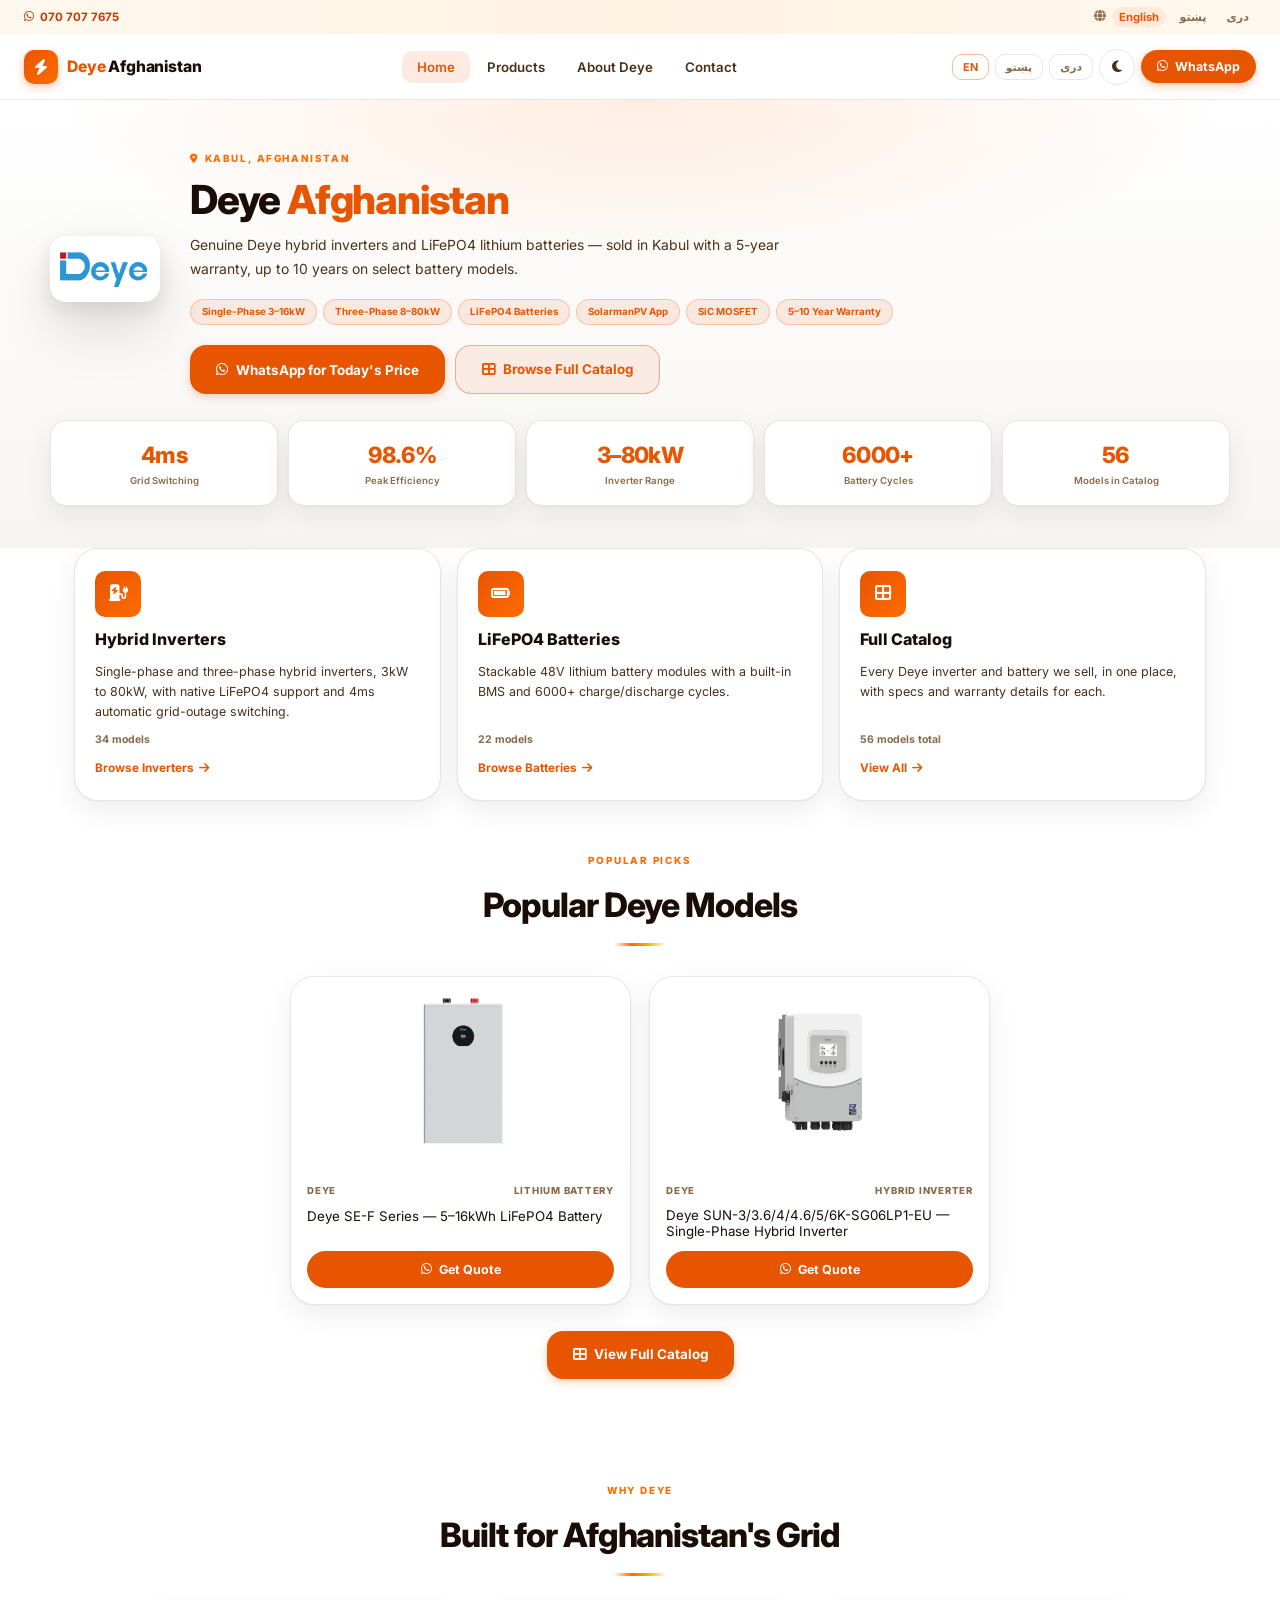
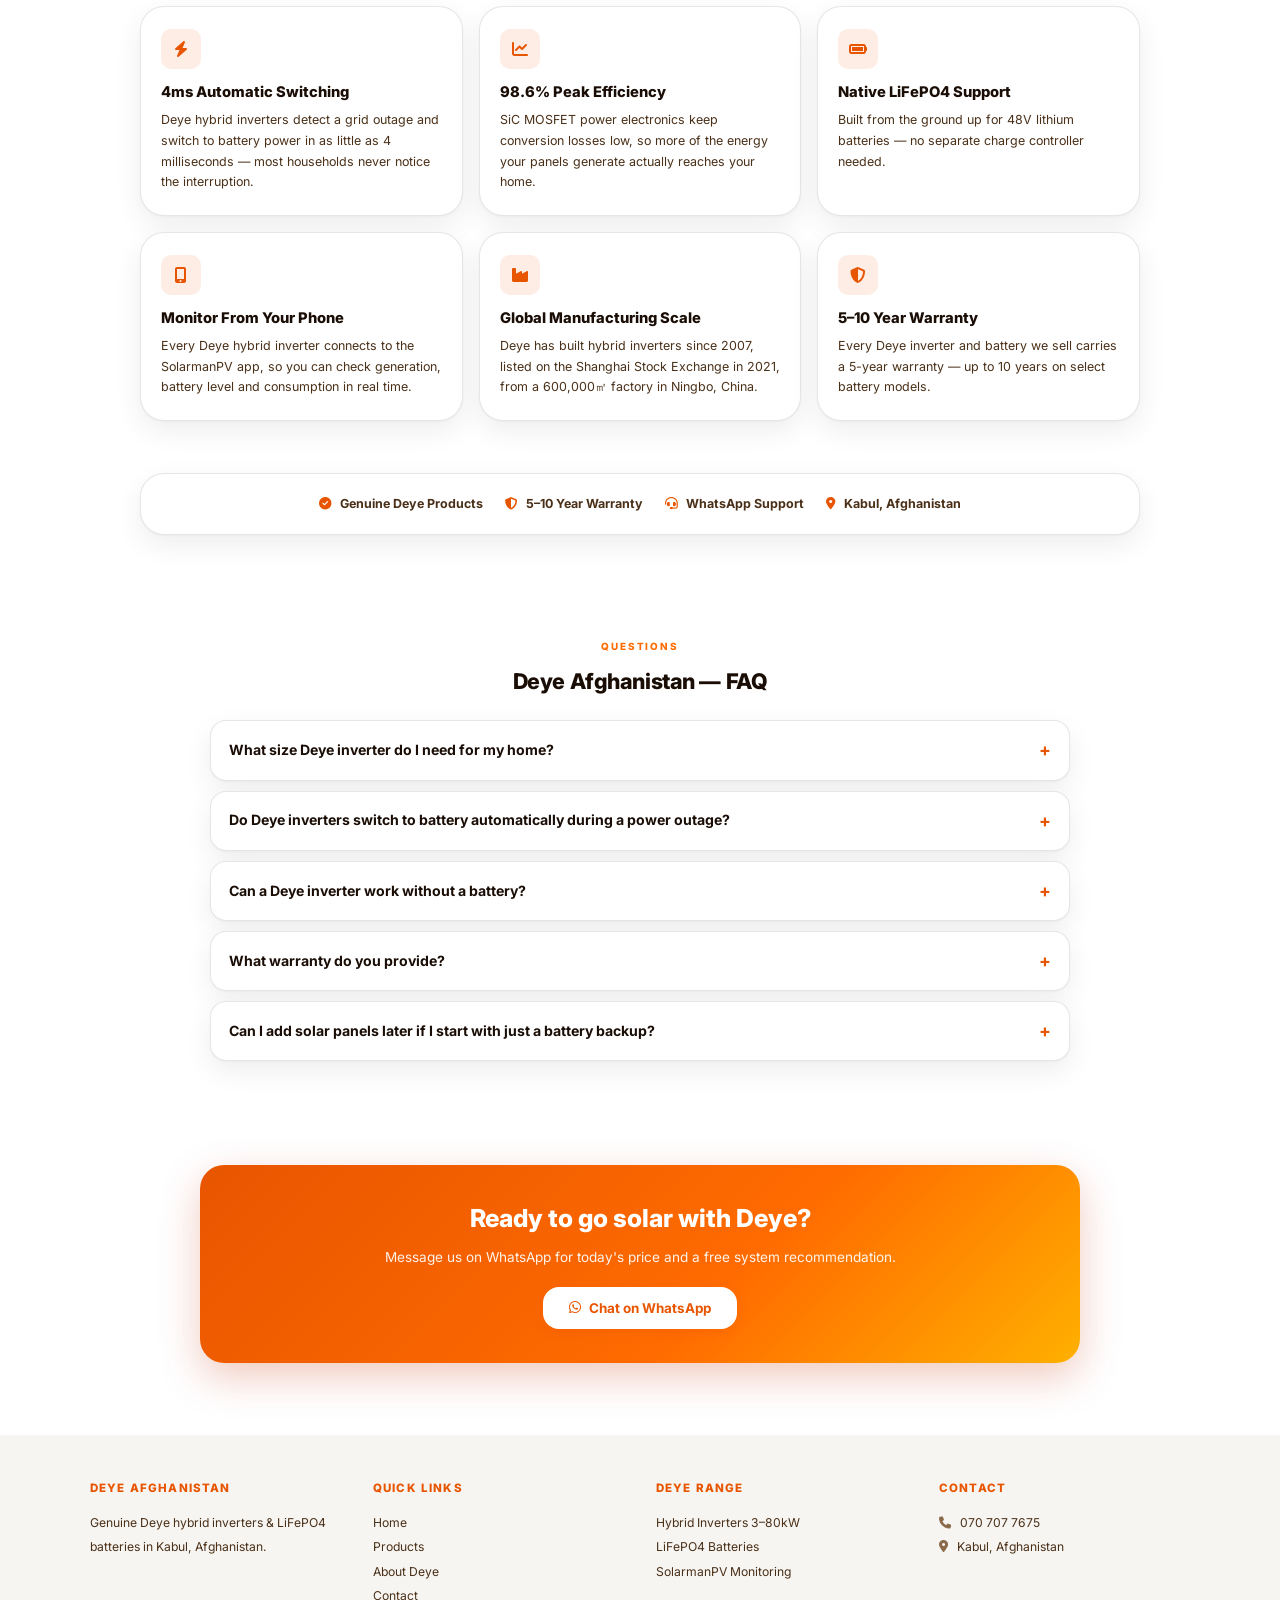
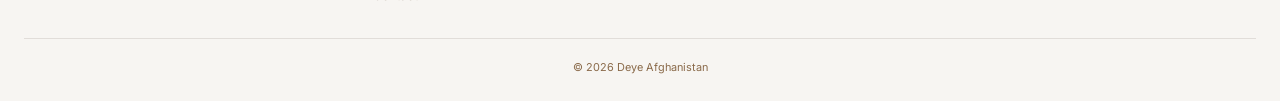
<file: index.html>
<!DOCTYPE html>
<html lang="en" dir="ltr">
<head>
  <meta charset="UTF-8">
  <meta name="viewport" content="width=device-width, initial-scale=1.0, viewport-fit=cover">
  <title>Deye Afghanistan | Genuine Deye Hybrid Inverters &amp; LiFePO4 Batteries — Kabul</title>
  <meta name="description" content="Deye Afghanistan sells genuine Deye hybrid inverters (3–80kW) and Deye LiFePO4 lithium batteries in Kabul, with a 5-year warranty (up to 10 years on select batteries). WhatsApp 070 707 7675 for today's price.">
  <meta name="theme-color" content="#e85500">
  <link rel="icon" href="favicon.svg" type="image/svg+xml">
  <link rel="preconnect" href="https://fonts.googleapis.com">
  <link rel="preconnect" href="https://fonts.gstatic.com" crossorigin>
  <link href="https://fonts.googleapis.com/css2?family=Inter:opsz,wght@14..32,300..900&family=Vazirmatn:wght@400;600;700;800&display=swap" rel="stylesheet">
  <link rel="stylesheet" href="https://cdnjs.cloudflare.com/ajax/libs/font-awesome/6.5.1/css/all.min.css">
  <link rel="stylesheet" href="style.css">
  <meta property="og:type" content="website">
  <meta property="og:site_name" content="Deye Afghanistan">
  <meta property="og:title" content="Deye Afghanistan | Genuine Deye Hybrid Inverters &amp; LiFePO4 Batteries — Kabul">
  <meta property="og:description" content="Genuine Deye hybrid inverters (3–80kW) and Deye LiFePO4 lithium batteries in Kabul. 5-year warranty (up to 10 years on select batteries). WhatsApp 070 707 7675.">
<script type="application/ld+json">
{
  "@context": "https://schema.org",
  "@type": "LocalBusiness",
  "name": "Deye Afghanistan",
  "description": "Genuine Deye hybrid inverters and LiFePO4 lithium batteries in Kabul, Afghanistan.",
  "telephone": "+93707077675",
  "address": { "@type": "PostalAddress", "addressLocality": "Kabul", "addressCountry": "AF" },
  "areaServed": "Afghanistan"
}
</script>
</head>
<body>

<div class="topbar">
  <a href="https://wa.me/93707077675" target="_blank" rel="noopener"><i class="fab fa-whatsapp"></i> 070 707 7675</a>
  <div class="top-langs" aria-label="Language">
    <i class="fas fa-globe"></i>
    <button class="tl-btn" data-lang="en" onclick="setLang('en')">English</button>
    <button class="tl-btn" data-lang="ps" onclick="setLang('ps')">پښتو</button>
    <button class="tl-btn" data-lang="fa" onclick="setLang('fa')">دری</button>
  </div>
</div>

<nav id="mainNav">
  <a href="index.html" class="navlogo" aria-label="Deye Afghanistan — Home">
    <span class="mark"><i class="fas fa-bolt"></i></span>
    <b><span>Deye</span> Afghanistan</b>
  </a>
  <ul class="nav-links" id="menu">
    <li><a href="index.html" class="active" data-i18n="navHome">Home</a></li>
    <li><a href="products.html" data-i18n="navProducts">Products</a></li>
    <li><a href="about.html" data-i18n="navAbout">About Deye</a></li>
    <li><a href="contact.html" data-i18n="navContact">Contact</a></li>
  </ul>
  <div class="nav-right">
    <button class="lang-btn" data-lang="en" onclick="setLang('en')">EN</button>
    <button class="lang-btn" data-lang="ps" onclick="setLang('ps')">پښتو</button>
    <button class="lang-btn" data-lang="fa" onclick="setLang('fa')">دری</button>
    <button class="theme-btn" onclick="toggleTheme()"><i class="fas fa-moon" id="themeIcon"></i></button>
    <button class="wa-btn" onclick="window.open('https://wa.me/93707077675','_blank')"><i class="fab fa-whatsapp"></i> <span data-i18n="whatsapp">WhatsApp</span></button>
    <button class="hamburger" id="hamburger" onclick="toggleMobileMenu()" aria-label="Menu"><span></span><span></span><span></span></button>
  </div>
</nav>

<div class="mobile-menu" id="mobileMenu">
  <a class="mm-link active" href="index.html" data-i18n="navHome">Home</a>
  <a class="mm-link" href="products.html" data-i18n="navProducts">Products</a>
  <a class="mm-link" href="about.html" data-i18n="navAbout">About Deye</a>
  <a class="mm-link" href="contact.html" data-i18n="navContact">Contact</a>
  <div class="mm-bottom">
    <div class="mm-langs">
      <button class="mm-lang-btn" onclick="setLang('en');toggleMobileMenu()">EN</button>
      <button class="mm-lang-btn" onclick="setLang('ps');toggleMobileMenu()">پښتو</button>
      <button class="mm-lang-btn" onclick="setLang('fa');toggleMobileMenu()">دری</button>
    </div>
    <button class="mm-wa-btn" onclick="window.open('https://wa.me/93707077675','_blank')"><i class="fab fa-whatsapp"></i> <span data-i18n="whatsappUs">WhatsApp Us</span></button>
  </div>
</div>

<div class="hero">
  <div class="hero-inner" dir="ltr">
    <div class="hero-logo"><img src="logos/deye.png" alt="Deye"></div>
    <div class="hero-info">
      <span class="eyebrow"><i class="fas fa-location-dot"></i> <span data-i18n="kabulAfghanistan">Kabul, Afghanistan</span></span>
      <h1>Deye <em>Afghanistan</em></h1>
      <p data-i18n="homeHeroP">Genuine Deye hybrid inverters and LiFePO4 lithium batteries — sold in Kabul with a 5-year warranty, up to 10 years on select battery models.</p>
      <div class="tags">
        <span class="tag" data-i18n="tagSinglePhase">Single-Phase 3–16kW</span><span class="tag" data-i18n="tagThreePhase">Three-Phase 8–80kW</span>
        <span class="tag" data-i18n="lifepo4Batteries">LiFePO4 Batteries</span><span class="tag" data-i18n="tagSolarman">SolarmanPV App</span>
        <span class="tag">SiC MOSFET</span><span class="tag" data-i18n="warranty510">5–10 Year Warranty</span>
      </div>
      <div class="cta-row">
        <button class="btn" onclick="DA.waOpen('Hi, I would like today\'s price for a Deye system.')"><i class="fab fa-whatsapp"></i> <span data-i18n="whatsappToday">WhatsApp for Today's Price</span></button>
        <a class="btn outline" href="products.html"><i class="fas fa-th-large"></i> <span data-i18n="browseCatalog">Browse Full Catalog</span></a>
      </div>
    </div>
  </div>
  <div class="stats">
    <div class="stat"><div class="n">4ms</div><div class="l" data-i18n="statGridSwitching">Grid Switching</div></div>
    <div class="stat"><div class="n">98.6%</div><div class="l" data-i18n="statPeakEfficiency">Peak Efficiency</div></div>
    <div class="stat"><div class="n">3–80kW</div><div class="l" data-i18n="statInverterRange">Inverter Range</div></div>
    <div class="stat"><div class="n">6000+</div><div class="l" data-i18n="statBatteryCycles">Battery Cycles</div></div>
    <div class="stat"><div class="n">56</div><div class="l" data-i18n="statModelsCatalog">Models in Catalog</div></div>
  </div>
  <div class="hero-gap"></div>
</div>

<div class="section tight" data-reveal>
  <div class="cats" dir="ltr">
    <a class="cat-card" href="products.html#inverter">
      <i class="fas fa-charging-station cat-icon"></i>
      <h3 data-i18n="hybridInverters">Hybrid Inverters</h3>
      <p data-i18n="catInverterDesc">Single-phase and three-phase hybrid inverters, 3kW to 80kW, with native LiFePO4 support and 4ms automatic grid-outage switching.</p>
      <span class="cat-count">34 <span data-i18n="modelsCount">models</span></span>
      <span class="cat-go"><span data-i18n="browseInverters">Browse Inverters</span> <i class="fas fa-arrow-right"></i></span>
    </a>
    <a class="cat-card" href="products.html#battery">
      <i class="fas fa-battery-full cat-icon"></i>
      <h3 data-i18n="lifepo4Batteries">LiFePO4 Batteries</h3>
      <p data-i18n="catBatteryDesc">Stackable 48V lithium battery modules with a built-in BMS and 6000+ charge/discharge cycles.</p>
      <span class="cat-count">22 <span data-i18n="modelsCount">models</span></span>
      <span class="cat-go"><span data-i18n="browseBatteries">Browse Batteries</span> <i class="fas fa-arrow-right"></i></span>
    </a>
    <a class="cat-card" href="products.html">
      <i class="fas fa-th-large cat-icon"></i>
      <h3 data-i18n="fullCatalogTitle">Full Catalog</h3>
      <p data-i18n="catFullDesc">Every Deye inverter and battery we sell, in one place, with specs and warranty details for each.</p>
      <span class="cat-count">56 <span data-i18n="modelsTotalCount">models total</span></span>
      <span class="cat-go"><span data-i18n="viewAllModels">View All</span> <i class="fas fa-arrow-right"></i></span>
    </a>
  </div>
</div>

<div class="section tight" data-reveal>
  <div class="section-head" dir="ltr">
    <span class="section-label" data-i18n="popularPicksLabel">Popular Picks</span>
    <h2 class="section-title" data-i18n="popularModelsTitle">Popular Deye Models</h2>
    <div class="section-divider"></div>
  </div>
  <div class="pop-grid" id="popGrid"></div>
  <div style="text-align:center;margin-top:26px;">
    <a href="products.html" class="btn"><i class="fas fa-th-large"></i> <span data-i18n="viewFullCatalog">View Full Catalog</span></a>
  </div>
</div>

<div class="section" data-reveal>
  <div class="section-head" dir="ltr">
    <span class="section-label" data-i18n="whyDeyeLabel">Why Deye</span>
    <h2 class="section-title" data-i18n="whyDeyeTitle">Built for Afghanistan's Grid</h2>
    <div class="section-divider"></div>
  </div>
  <div class="why-grid">
    <div class="why-card"><i class="fas fa-bolt"></i><h3 data-i18n="why1Title">4ms Automatic Switching</h3><p data-i18n="why1Desc">Deye hybrid inverters detect a grid outage and switch to battery power in as little as 4 milliseconds — most households never notice the interruption.</p></div>
    <div class="why-card"><i class="fas fa-chart-line"></i><h3 data-i18n="why2Title">98.6% Peak Efficiency</h3><p data-i18n="why2Desc">SiC MOSFET power electronics keep conversion losses low, so more of the energy your panels generate actually reaches your home.</p></div>
    <div class="why-card"><i class="fas fa-battery-full"></i><h3 data-i18n="why3Title">Native LiFePO4 Support</h3><p data-i18n="why3Desc">Built from the ground up for 48V lithium batteries — no separate charge controller needed.</p></div>
    <div class="why-card"><i class="fas fa-mobile-screen-button"></i><h3 data-i18n="why4Title">Monitor From Your Phone</h3><p data-i18n="why4Desc">Every Deye hybrid inverter connects to the SolarmanPV app, so you can check generation, battery level and consumption in real time.</p></div>
    <div class="why-card"><i class="fas fa-industry"></i><h3 data-i18n="why5Title">Global Manufacturing Scale</h3><p data-i18n="why5Desc">Deye has built hybrid inverters since 2007, listed on the Shanghai Stock Exchange in 2021, from a 600,000㎡ factory in Ningbo, China.</p></div>
    <div class="why-card"><i class="fas fa-shield-halved"></i><h3 data-i18n="why6Title">5–10 Year Warranty</h3><p data-i18n="why6Desc">Every Deye inverter and battery we sell carries a 5-year warranty — up to 10 years on select battery models.</p></div>
  </div>
</div>

<div class="section tight" data-reveal>
  <div class="trust" dir="ltr">
    <span class="trust-item"><i class="fas fa-check-circle"></i> <span data-i18n="genuineDeyeProducts">Genuine Deye Products</span></span>
    <span class="trust-item"><i class="fas fa-shield-halved"></i> <span data-i18n="warranty510">5–10 Year Warranty</span></span>
    <span class="trust-item"><i class="fas fa-headset"></i> <span data-i18n="whatsappSupportLabel">WhatsApp Support</span></span>
    <span class="trust-item"><i class="fas fa-location-dot"></i> <span data-i18n="kabulAfghanistan">Kabul, Afghanistan</span></span>
  </div>
</div>

<div class="section" data-reveal>
  <div class="info-wrap">
    <div class="lang-block active" id="faqEn" lang="en" dir="ltr">
      <div class="section-head" style="margin-bottom:22px;">
        <span class="section-label">Questions</span>
        <h2 class="section-title" style="margin-bottom:0;">Deye Afghanistan — FAQ</h2>
      </div>
      <div class="faq-list">
        <details class="faq-item"><summary>What size Deye inverter do I need for my home?</summary><div class="faq-a">It depends on your total appliance load and whether you want backup for the whole house or just essential circuits. Message us on WhatsApp with your appliance list and we'll recommend a size.</div></details>
        <details class="faq-item"><summary>Do Deye inverters switch to battery automatically during a power outage?</summary><div class="faq-a">Yes. Deye hybrid inverters detect a grid outage and switch to battery power within milliseconds, so most households don't notice the interruption.</div></details>
        <details class="faq-item"><summary>Can a Deye inverter work without a battery?</summary><div class="faq-a">Yes, a Deye hybrid inverter can run in grid-tied mode without a battery, but you won't have backup power during an outage. Most customers in Afghanistan add a lithium battery specifically for backup during load-shedding.</div></details>
        <details class="faq-item"><summary>What warranty do you provide?</summary><div class="faq-a">Every Deye inverter and battery we sell carries a 5-year warranty — up to 10 years on select battery models. Message us on WhatsApp for the exact terms on the model you're interested in.</div></details>
        <details class="faq-item"><summary>Can I add solar panels later if I start with just a battery backup?</summary><div class="faq-a">Yes. A Deye hybrid system can start as a battery-only backup charging from city power, and solar panels can be added later without replacing the inverter or battery.</div></details>
      </div>
    </div>
    <div class="lang-block" id="faqPs" lang="ps" dir="rtl">
      <div class="section-head" style="margin-bottom:22px;">
        <span class="section-label">پوښتنې</span>
        <h2 class="section-title" style="margin-bottom:0;">Deye افغانستان — پوښتنې</h2>
      </div>
      <div class="faq-list">
        <details class="faq-item"><summary>زما کور ته کوم اندازه Deye انورټر پکار دی؟</summary><div class="faq-a">دا ستاسو د ټول وسایلو بار پورې اړه لري. زموږ ته د خپلو وسایلو لیست په واټس اپ کې واستوئ، موږ به یو اندازه وړاندیز کړو.</div></details>
        <details class="faq-item"><summary>ایا Deye انورټرونه د بریښنا د بندښت پر مهال په اتومات ډول بیټرۍ ته اړوي؟</summary><div class="faq-a">هو. Deye هایبرید انورټرونه د ګریډ بندښت معلوموي او په میلي ثانیو کې بیټرۍ ته اړوي.</div></details>
        <details class="faq-item"><summary>ایا Deye انورټر پرته له بیټرۍ کار کولی شي؟</summary><div class="faq-a">هو، خو تاسو به د بندښت پر مهال بیک اپ برېښنا ونلرئ. ډیری پیرودونکي د بار لیرې کولو پر مهال د بیک اپ لپاره ځانګړی لیتیم بیټرۍ اضافه کوي.</div></details>
        <details class="faq-item"><summary>تاسو کوم ضمانت وړاندې کوئ؟</summary><div class="faq-a">هر Deye انورټر او بیټرۍ چې موږ یې پلورو ۵ کلن ضمانت لري — د ځینو بیټرۍ ماډلونو لپاره تر ۱۰ کلونو پورې. د دقیقو شرایطو لپاره موږ ته په واټس اپ کې پیغام راولېږئ.</div></details>
        <details class="faq-item"><summary>که زه یوازې د بیټرۍ بیک اپ سره پیل وکړم، ایا وروسته کولی شم لمریز پنلونه اضافه کړم؟</summary><div class="faq-a">هو. سیسټم کولی شي د یوازې بیټرۍ بیک اپ په توګه پیل شي، او لمریز پنلونه وروسته اضافه کیدی شي.</div></details>
      </div>
    </div>
    <div class="lang-block" id="faqFa" lang="fa" dir="rtl">
      <div class="section-head" style="margin-bottom:22px;">
        <span class="section-label">سوالات</span>
        <h2 class="section-title" style="margin-bottom:0;">Deye افغانستان — سوالات متداول</h2>
      </div>
      <div class="faq-list">
        <details class="faq-item"><summary>چه اندازه انورتر Deye برای خانه‌ام نیاز دارم؟</summary><div class="faq-a">این به مجموع بار وسایل شما بستگی دارد. لیست وسایل خود را در واتساپ برای ما بفرستید تا یک اندازه پیشنهاد کنیم.</div></details>
        <details class="faq-item"><summary>آیا انورترهای Deye در زمان قطعی برق به صورت خودکار به بطری سویچ می‌کنند؟</summary><div class="faq-a">بله. انورترهای هایبرید Deye قطعی برق شهری را تشخیص داده و در عرض چند میلی‌ثانیه به برق بطری سویچ می‌کنند.</div></details>
        <details class="faq-item"><summary>آیا انورتر Deye می‌تواند بدون بطری کار کند؟</summary><div class="faq-a">بله، اما در زمان قطعی برق بکاپ نخواهید داشت. اکثر مشتریان یک بطری لیتیوم مخصوصاً برای بکاپ اضافه می‌کنند.</div></details>
        <details class="faq-item"><summary>چه ضمانتی ارائه می‌دهید؟</summary><div class="faq-a">هر انورتر و بطری Deye که می‌فروشیم ۵ سال ضمانت دارد — تا ۱۰ سال برای برخی مدل‌های بطری. برای شرایط دقیق در واتساپ پیام بدهید.</div></details>
        <details class="faq-item"><summary>اگر با فقط بکاپ بطری شروع کنم، آیا می‌توانم بعداً پنل‌های سولری اضافه کنم؟</summary><div class="faq-a">بله. سیستم می‌تواند به عنوان بکاپ فقط-بطری شروع شود، و پنل‌های سولری بعداً اضافه می‌شوند.</div></details>
      </div>
    </div>
  </div>
</div>

<div class="section" data-reveal>
  <div class="cta-band" dir="ltr">
    <h2 data-i18n="homeCtaH2">Ready to go solar with Deye?</h2>
    <p data-i18n="homeCtaP">Message us on WhatsApp for today's price and a free system recommendation.</p>
    <button class="btn" onclick="window.open('https://wa.me/93707077675','_blank')"><i class="fab fa-whatsapp"></i> <span data-i18n="chatWhatsapp">Chat on WhatsApp</span></button>
  </div>
</div>

<footer>
  <div class="footer-content">
    <div class="footer-col">
      <h4 data-i18n="brandFooterName">Deye Afghanistan</h4>
      <p data-i18n="footerBlurb">Genuine Deye hybrid inverters &amp; LiFePO4 batteries in Kabul, Afghanistan.</p>
    </div>
    <div class="footer-col">
      <h4 data-i18n="footerQuick">Quick Links</h4>
      <a href="index.html" data-i18n="navHome">Home</a>
      <a href="products.html" data-i18n="navProducts">Products</a>
      <a href="about.html" data-i18n="navAbout">About Deye</a>
      <a href="contact.html" data-i18n="navContact">Contact</a>
    </div>
    <div class="footer-col">
      <h4 data-i18n="footerRange">Deye Range</h4>
      <p data-i18n="footerHybridRange">Hybrid Inverters 3–80kW</p>
      <p data-i18n="footerBatteryRange">LiFePO4 Batteries</p>
      <p data-i18n="footerMonitoring">SolarmanPV Monitoring</p>
    </div>
    <div class="footer-col">
      <h4 data-i18n="footerContact">Contact</h4>
      <p><a href="tel:+93707077675"><i class="fas fa-phone"></i> 070 707 7675</a></p>
      <p><i class="fas fa-location-dot"></i> <span data-i18n="kabulAfghanistan">Kabul, Afghanistan</span></p>
    </div>
  </div>
  <hr>
  <div class="copyright">© 2026 Deye Afghanistan</div>
</footer>

<script src="script.js"></script>
<script src="products/deye/products.js"></script>
<script>
(function(){
  var blocks = { en: 'faqEn', ps: 'faqPs', fa: 'faqFa' };
  function showLang(l){ Object.keys(blocks).forEach(function(k){ var el=document.getElementById(blocks[k]); if(el) el.classList.toggle('active', k===l); }); }
  showLang(localStorage.getItem('lang') || 'en');
  var orig = window.setLang;
  window.setLang = function(l){ orig(l); showLang(l); };
})();
</script>
</body>
</html>
</file>
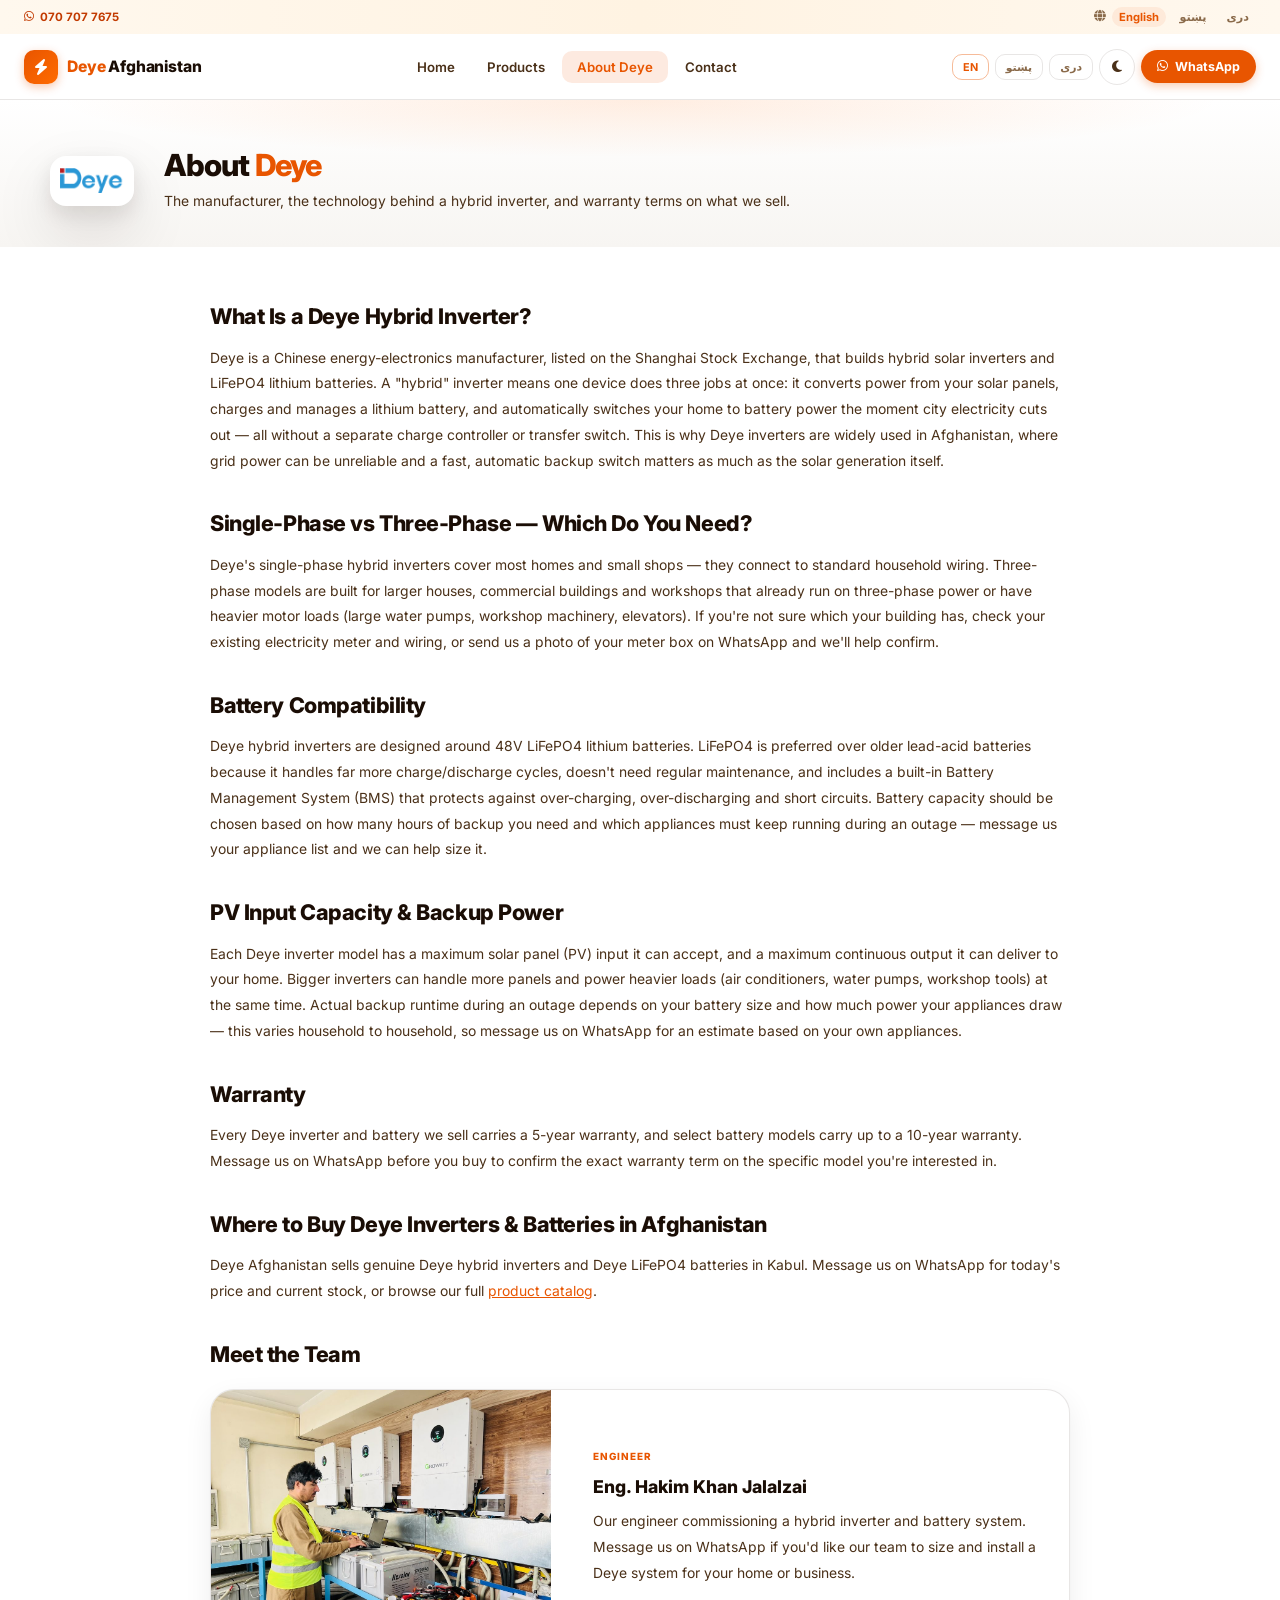
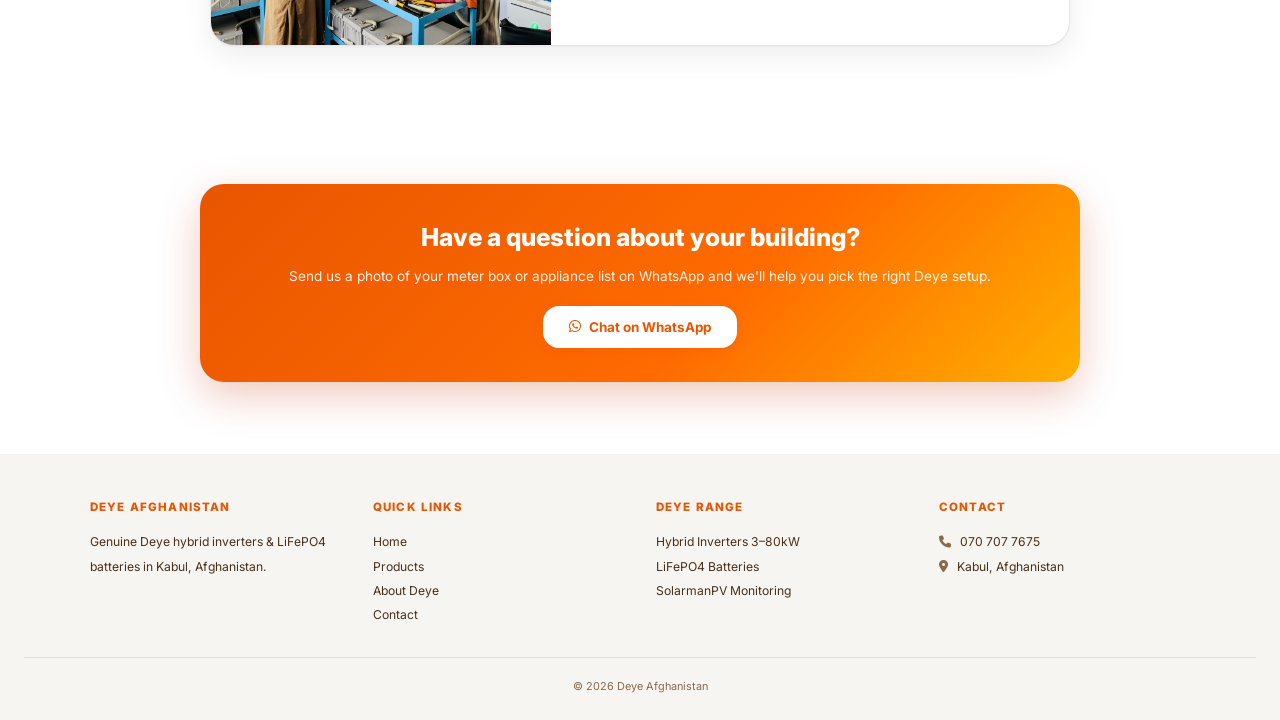
<file: about.html>
<!DOCTYPE html>
<html lang="en" dir="ltr">
<head>
  <meta charset="UTF-8">
  <meta name="viewport" content="width=device-width, initial-scale=1.0, viewport-fit=cover">
  <title>About Deye — Hybrid Inverters &amp; LiFePO4 Batteries | Deye Afghanistan</title>
  <meta name="description" content="What a Deye hybrid inverter is, single-phase vs three-phase, battery compatibility, and warranty terms for Deye products sold in Afghanistan.">
  <meta name="theme-color" content="#e85500">
  <link rel="icon" href="favicon.svg" type="image/svg+xml">
  <link rel="preconnect" href="https://fonts.googleapis.com">
  <link rel="preconnect" href="https://fonts.gstatic.com" crossorigin>
  <link href="https://fonts.googleapis.com/css2?family=Inter:opsz,wght@14..32,300..900&family=Vazirmatn:wght@400;600;700;800&display=swap" rel="stylesheet">
  <link rel="stylesheet" href="https://cdnjs.cloudflare.com/ajax/libs/font-awesome/6.5.1/css/all.min.css">
  <link rel="stylesheet" href="style.css">
  <meta property="og:type" content="website">
  <meta property="og:site_name" content="Deye Afghanistan">
  <meta property="og:title" content="About Deye — Hybrid Inverters &amp; LiFePO4 Batteries | Deye Afghanistan">
</head>
<body>

<div class="topbar">
  <a href="https://wa.me/93707077675" target="_blank" rel="noopener"><i class="fab fa-whatsapp"></i> 070 707 7675</a>
  <div class="top-langs" aria-label="Language">
    <i class="fas fa-globe"></i>
    <button class="tl-btn" data-lang="en" onclick="setLang('en')">English</button>
    <button class="tl-btn" data-lang="ps" onclick="setLang('ps')">پښتو</button>
    <button class="tl-btn" data-lang="fa" onclick="setLang('fa')">دری</button>
  </div>
</div>

<nav id="mainNav">
  <a href="index.html" class="navlogo" aria-label="Deye Afghanistan — Home">
    <span class="mark"><i class="fas fa-bolt"></i></span>
    <b><span>Deye</span> Afghanistan</b>
  </a>
  <ul class="nav-links" id="menu">
    <li><a href="index.html" data-i18n="navHome">Home</a></li>
    <li><a href="products.html" data-i18n="navProducts">Products</a></li>
    <li><a href="about.html" class="active" data-i18n="navAbout">About Deye</a></li>
    <li><a href="contact.html" data-i18n="navContact">Contact</a></li>
  </ul>
  <div class="nav-right">
    <button class="lang-btn" data-lang="en" onclick="setLang('en')">EN</button>
    <button class="lang-btn" data-lang="ps" onclick="setLang('ps')">پښتو</button>
    <button class="lang-btn" data-lang="fa" onclick="setLang('fa')">دری</button>
    <button class="theme-btn" onclick="toggleTheme()"><i class="fas fa-moon" id="themeIcon"></i></button>
    <button class="wa-btn" onclick="window.open('https://wa.me/93707077675','_blank')"><i class="fab fa-whatsapp"></i> <span data-i18n="whatsapp">WhatsApp</span></button>
    <button class="hamburger" id="hamburger" onclick="toggleMobileMenu()" aria-label="Menu"><span></span><span></span><span></span></button>
  </div>
</nav>

<div class="mobile-menu" id="mobileMenu">
  <a class="mm-link" href="index.html" data-i18n="navHome">Home</a>
  <a class="mm-link" href="products.html" data-i18n="navProducts">Products</a>
  <a class="mm-link active" href="about.html" data-i18n="navAbout">About Deye</a>
  <a class="mm-link" href="contact.html" data-i18n="navContact">Contact</a>
  <div class="mm-bottom">
    <div class="mm-langs">
      <button class="mm-lang-btn" onclick="setLang('en');toggleMobileMenu()">EN</button>
      <button class="mm-lang-btn" onclick="setLang('ps');toggleMobileMenu()">پښتو</button>
      <button class="mm-lang-btn" onclick="setLang('fa');toggleMobileMenu()">دری</button>
    </div>
    <button class="mm-wa-btn" onclick="window.open('https://wa.me/93707077675','_blank')"><i class="fab fa-whatsapp"></i> <span data-i18n="whatsappUs">WhatsApp Us</span></button>
  </div>
</div>

<div class="hero compact">
  <div class="hero-inner" dir="ltr">
    <div class="hero-logo"><img src="logos/deye.png" alt="Deye"></div>
    <div class="hero-info">
      <h1>About <em>Deye</em></h1>
      <p data-i18n="aboutHeroP">The manufacturer, the technology behind a hybrid inverter, and warranty terms on what we sell.</p>
    </div>
  </div>
  <div class="hero-gap"></div>
</div>

<div class="section">
  <div class="info-wrap">

    <div class="lang-block active" id="abEn" lang="en" dir="ltr">
      <h2>What Is a Deye Hybrid Inverter?</h2>
      <p>Deye is a Chinese energy-electronics manufacturer, listed on the Shanghai Stock Exchange, that builds hybrid solar inverters and LiFePO4 lithium batteries. A "hybrid" inverter means one device does three jobs at once: it converts power from your solar panels, charges and manages a lithium battery, and automatically switches your home to battery power the moment city electricity cuts out — all without a separate charge controller or transfer switch. This is why Deye inverters are widely used in Afghanistan, where grid power can be unreliable and a fast, automatic backup switch matters as much as the solar generation itself.</p>

      <h2>Single-Phase vs Three-Phase — Which Do You Need?</h2>
      <p>Deye's single-phase hybrid inverters cover most homes and small shops — they connect to standard household wiring. Three-phase models are built for larger houses, commercial buildings and workshops that already run on three-phase power or have heavier motor loads (large water pumps, workshop machinery, elevators). If you're not sure which your building has, check your existing electricity meter and wiring, or send us a photo of your meter box on WhatsApp and we'll help confirm.</p>

      <h2>Battery Compatibility</h2>
      <p>Deye hybrid inverters are designed around 48V LiFePO4 lithium batteries. LiFePO4 is preferred over older lead-acid batteries because it handles far more charge/discharge cycles, doesn't need regular maintenance, and includes a built-in Battery Management System (BMS) that protects against over-charging, over-discharging and short circuits. Battery capacity should be chosen based on how many hours of backup you need and which appliances must keep running during an outage — message us your appliance list and we can help size it.</p>

      <h2>PV Input Capacity &amp; Backup Power</h2>
      <p>Each Deye inverter model has a maximum solar panel (PV) input it can accept, and a maximum continuous output it can deliver to your home. Bigger inverters can handle more panels and power heavier loads (air conditioners, water pumps, workshop tools) at the same time. Actual backup runtime during an outage depends on your battery size and how much power your appliances draw — this varies household to household, so message us on WhatsApp for an estimate based on your own appliances.</p>

      <h2>Warranty</h2>
      <p>Every Deye inverter and battery we sell carries a 5-year warranty, and select battery models carry up to a 10-year warranty. Message us on WhatsApp before you buy to confirm the exact warranty term on the specific model you're interested in.</p>

      <h2>Where to Buy Deye Inverters &amp; Batteries in Afghanistan</h2>
      <p>Deye Afghanistan sells genuine Deye hybrid inverters and Deye LiFePO4 batteries in Kabul. Message us on WhatsApp for today's price and current stock, or browse our full <a href="products.html">product catalog</a>.</p>

      <h2>Meet the Team</h2>
      <div class="team-card">
        <img src="team/hakim-khan-jalalzai.jpg" alt="Eng. Hakim Khan Jalalzai at work on an inverter and battery installation" loading="lazy">
        <div class="team-card-body">
          <span class="team-role">Engineer</span>
          <h3>Eng. Hakim Khan Jalalzai</h3>
          <p>Our engineer commissioning a hybrid inverter and battery system. Message us on WhatsApp if you'd like our team to size and install a Deye system for your home or business.</p>
        </div>
      </div>
    </div>

    <div class="lang-block" id="abPs" lang="ps" dir="rtl">
      <h2>Deye هایبرید انورټر څه شی دی؟</h2>
      <p>Deye یو چینایي انرژۍ-الکترونیک تولیدونکی دی چې د شانګهای سټاک ایکسچینج کې لیست شوی او هایبرید لمریز انورټرونه او LiFePO4 لیتیم بیټرۍ جوړوي. "هایبرید" انورټر پدې معنی چې یوه وسیله په یو وخت کې درې کارونه ترسره کوي: ستاسو د لمریزو پنلونو انرژي بدلوي، لیتیم بیټرۍ چارج او مدیریت کوي، او کله چې د ښار برېښنا قطع شي، ستاسو کور په یوه شیبه کې د بیټرۍ برېښنا ته اړوي. ځکه همدې لپاره Deye انورټرونه په افغانستان کې پراخه کارول کیږي.</p>

      <h2>یو فاز یا درې فاز — کوم یو تاسو ته پکار دی؟</h2>
      <p>د Deye یو فاز هایبرید انورټرونه ډیری کورونه او کوچني دوکانونه پوښي — دا د معمول کورني سیم کشۍ سره نښلي. درې فاز ماډلونه د لویو کورونو، سوداګریزو ودانیو او ورکشاپونو لپاره جوړ شوي چې دمخه یې درې فاز برېښنا لري یا درانه موټور بار لري. که تاسو ډاډه نه یاست، زموږ سره د میتر بکس عکس په واټس اپ کې واستوئ.</p>

      <h2>د بیټرۍ همغږي</h2>
      <p>د Deye هایبرید انورټرونه د 48V LiFePO4 لیتیم بیټریو په اساس ډیزاین شوي. LiFePO4 د زاړه لاسي-اسید بیټریو په پرتله غوره ګڼل کیږي ځکه چې دا خورا ډیر چارج/ډس چارج سایکلونه زغمي، منظمې ساتنې ته اړتیا نه لري، او دننه BMS لري. د بیټرۍ ظرفیت ستاسو د اړتیا وړ بیک اپ ساعتونو پر بنسټ ټاکل کیږي — خپل د وسایلو لیست موږ ته واستوئ ترڅو مرسته وکړو.</p>

      <h2>د PV دننوت ظرفیت او د بیک اپ برېښنا</h2>
      <p>هر Deye انورټر ماډل یو اعظمي لمریز پنل دننوت لري چې منلی شي، او یو اعظمي دوامداره تولید چې کولی شي ستاسو کور ته ورسوي. د بندښت پر مهال د بیک اپ اصلي موده ستاسو د بیټرۍ اندازې پورې اړه لري — دا هره کورنۍ ته توپیر لري، نو زموږ سره په واټس اپ کې اټکل لپاره اړیکه ونیسئ.</p>

      <h2>ضمانت</h2>
      <p>هر Deye انورټر او بیټرۍ چې موږ یې پلورو ۵ کلن ضمانت لري، او د ځینو بیټرۍ ماډلونو ضمانت تر ۱۰ کلونو پورې رسیږي. د اخیستلو دمخه د دقیقو شرایطو لپاره موږ ته په واټس اپ کې پیغام راولېږئ.</p>

      <h2>په افغانستان کې د Deye انورټرونه او بیټرۍ چیرته پیرودل کیږي</h2>
      <p>Deye افغانستان په کابل کې اصلي Deye هایبرید انورټرونه او Deye LiFePO4 بیټرۍ پلوري. د نننۍ ورځې د بیې لپاره موږ ته په واټس اپ کې پیغام راولېږئ، یا زموږ بشپړ <a href="products.html">د محصولاتو کتالوګ</a> وګورئ.</p>

      <h2>زموږ ټیم سره وپیژنئ</h2>
      <div class="team-card">
        <img src="team/hakim-khan-jalalzai.jpg" alt="انجنیر حکیم خان جلالزی د انورټر او بیټرۍ نصب پر مهال" loading="lazy">
        <div class="team-card-body">
          <span class="team-role">انجنیر</span>
          <h3>انجنیر حکیم خان جلالزی</h3>
          <p>زموږ انجنیر د هایبرید انورټر او بیټرۍ سیسټم نصبوي. که تاسو غواړئ زموږ ټیم ستاسو کور یا سوداګرۍ لپاره د Deye سیسټم اندازه او نصب کړي، موږ ته په واټس اپ کې پیغام راولېږئ.</p>
        </div>
      </div>
    </div>

    <div class="lang-block" id="abFa" lang="fa" dir="rtl">
      <h2>انورتر هایبرید Deye چیست؟</h2>
      <p>Deye یک تولیدکننده انرژی-الکترونیک چینایی است که در بورس اوراق بهادار شانگهای ثبت شده و انورترهای هایبرید سولری و بطری‌های لیتیوم LiFePO4 تولید می‌کند. انورتر "هایبرید" یعنی یک دستگاه در آن واحد سه کار انجام می‌دهد: انرژی پنل‌های سولری شما را تبدیل می‌کند، بطری لیتیوم را شارژ و مدیریت می‌کند، و به محض قطع برق شهری، خانه شما را به صورت خودکار به برق بطری وصل می‌کند. به همین دلیل انورترهای Deye در افغانستان به طور گسترده استفاده می‌شوند.</p>

      <h2>تک فاز یا سه فاز — کدام را نیاز دارید؟</h2>
      <p>انورترهای هایبرید تک فاز Deye بیشتر خانه‌ها و دکان‌های کوچک را پوشش می‌دهند. مدل‌های سه فاز برای خانه‌های بزرگ‌تر، ساختمان‌های تجاری و ورکشاپ‌هایی ساخته شده‌اند که از قبل برق سه فاز دارند یا بار موتوری سنگین‌تر دارند. اگر مطمئن نیستید، عکس جعبه میتر خود را در واتساپ برای ما بفرستید.</p>

      <h2>سازگاری با بطری</h2>
      <p>انورترهای هایبرید Deye بر اساس بطری‌های لیتیوم LiFePO4 با ولتاژ 48V طراحی شده‌اند. LiFePO4 نسبت به بطری‌های قدیمی سربی-اسیدی ترجیح داده می‌شود زیرا سایکل‌های شارژ/دشارژ بسیار بیشتری را تحمل می‌کند، به نگهداری منظم نیاز ندارد، و دارای BMS داخلی است. ظرفیت بطری بر اساس تعداد ساعات بکاپ مورد نیاز شما انتخاب می‌شود — لیست وسایل خود را برای ما بفرستید تا کمک کنیم.</p>

      <h2>ظرفیت ورودی PV و برق بکاپ</h2>
      <p>هر مدل انورتر Deye یک حداکثر ورودی پنل سولری دارد که می‌تواند بپذیرد، و یک حداکثر خروجی دوامدار که می‌تواند به خانه شما تحویل دهد. مدت واقعی بکاپ در زمان قطعی برق به اندازه بطری شما بستگی دارد — این از خانه‌ای به خانه دیگر فرق می‌کند، پس برای تخمین در واتساپ با ما تماس بگیرید.</p>

      <h2>ضمانت</h2>
      <p>هر انورتر و بطری Deye که می‌فروشیم ۵ سال ضمانت دارد، و برخی مدل‌های بطری تا ۱۰ سال ضمانت دارند. پیش از خرید برای شرایط دقیق در واتساپ پیام بدهید.</p>

      <h2>انورتر و بطری Deye را در افغانستان از کجا بخریم</h2>
      <p>Deye افغانستان انورترهای هایبرید اصلی Deye و بطری‌های لیتیوم Deye LiFePO4 را در کابل می‌فروشد. برای قیمت امروز در واتساپ برای ما پیام بدهید، یا <a href="products.html">کاتالوگ کامل محصولات</a> را مشاهده کنید.</p>

      <h2>با تیم ما آشنا شوید</h2>
      <div class="team-card">
        <img src="team/hakim-khan-jalalzai.jpg" alt="مهندس حکیم خان جلالزی در حال نصب انورتر و بطری" loading="lazy">
        <div class="team-card-body">
          <span class="team-role">مهندس</span>
          <h3>مهندس حکیم خان جلالزی</h3>
          <p>مهندس ما در حال راه‌اندازی یک سیستم انورتر هایبرید و بطری. اگر می‌خواهید تیم ما یک سیستم Deye برای خانه یا کسب‌وکار شما اندازه‌گیری و نصب کند، در واتساپ برای ما پیام بدهید.</p>
        </div>
      </div>
    </div>

  </div>
</div>

<div class="section" data-reveal>
  <div class="cta-band" dir="ltr">
    <h2 data-i18n="aboutCtaH2">Have a question about your building?</h2>
    <p data-i18n="aboutCtaP">Send us a photo of your meter box or appliance list on WhatsApp and we'll help you pick the right Deye setup.</p>
    <button class="btn" onclick="window.open('https://wa.me/93707077675','_blank')"><i class="fab fa-whatsapp"></i> <span data-i18n="chatWhatsapp">Chat on WhatsApp</span></button>
  </div>
</div>

<footer>
  <div class="footer-content">
    <div class="footer-col">
      <h4 data-i18n="brandFooterName">Deye Afghanistan</h4>
      <p data-i18n="footerBlurb">Genuine Deye hybrid inverters &amp; LiFePO4 batteries in Kabul, Afghanistan.</p>
    </div>
    <div class="footer-col">
      <h4 data-i18n="footerQuick">Quick Links</h4>
      <a href="index.html" data-i18n="navHome">Home</a>
      <a href="products.html" data-i18n="navProducts">Products</a>
      <a href="about.html" data-i18n="navAbout">About Deye</a>
      <a href="contact.html" data-i18n="navContact">Contact</a>
    </div>
    <div class="footer-col">
      <h4 data-i18n="footerRange">Deye Range</h4>
      <p data-i18n="footerHybridRange">Hybrid Inverters 3–80kW</p>
      <p data-i18n="footerBatteryRange">LiFePO4 Batteries</p>
      <p data-i18n="footerMonitoring">SolarmanPV Monitoring</p>
    </div>
    <div class="footer-col">
      <h4 data-i18n="footerContact">Contact</h4>
      <p><a href="tel:+93707077675"><i class="fas fa-phone"></i> 070 707 7675</a></p>
      <p><i class="fas fa-location-dot"></i> <span data-i18n="kabulAfghanistan">Kabul, Afghanistan</span></p>
    </div>
  </div>
  <hr>
  <div class="copyright">© 2026 Deye Afghanistan</div>
</footer>

<script src="script.js"></script>
<script>
(function(){
  var blocks = { en: 'abEn', ps: 'abPs', fa: 'abFa' };
  function showLang(l){ Object.keys(blocks).forEach(function(k){ var el=document.getElementById(blocks[k]); if(el) el.classList.toggle('active', k===l); }); }
  showLang(localStorage.getItem('lang') || 'en');
  var orig = window.setLang;
  window.setLang = function(l){ orig(l); showLang(l); };
})();
</script>
</body>
</html>
</file>
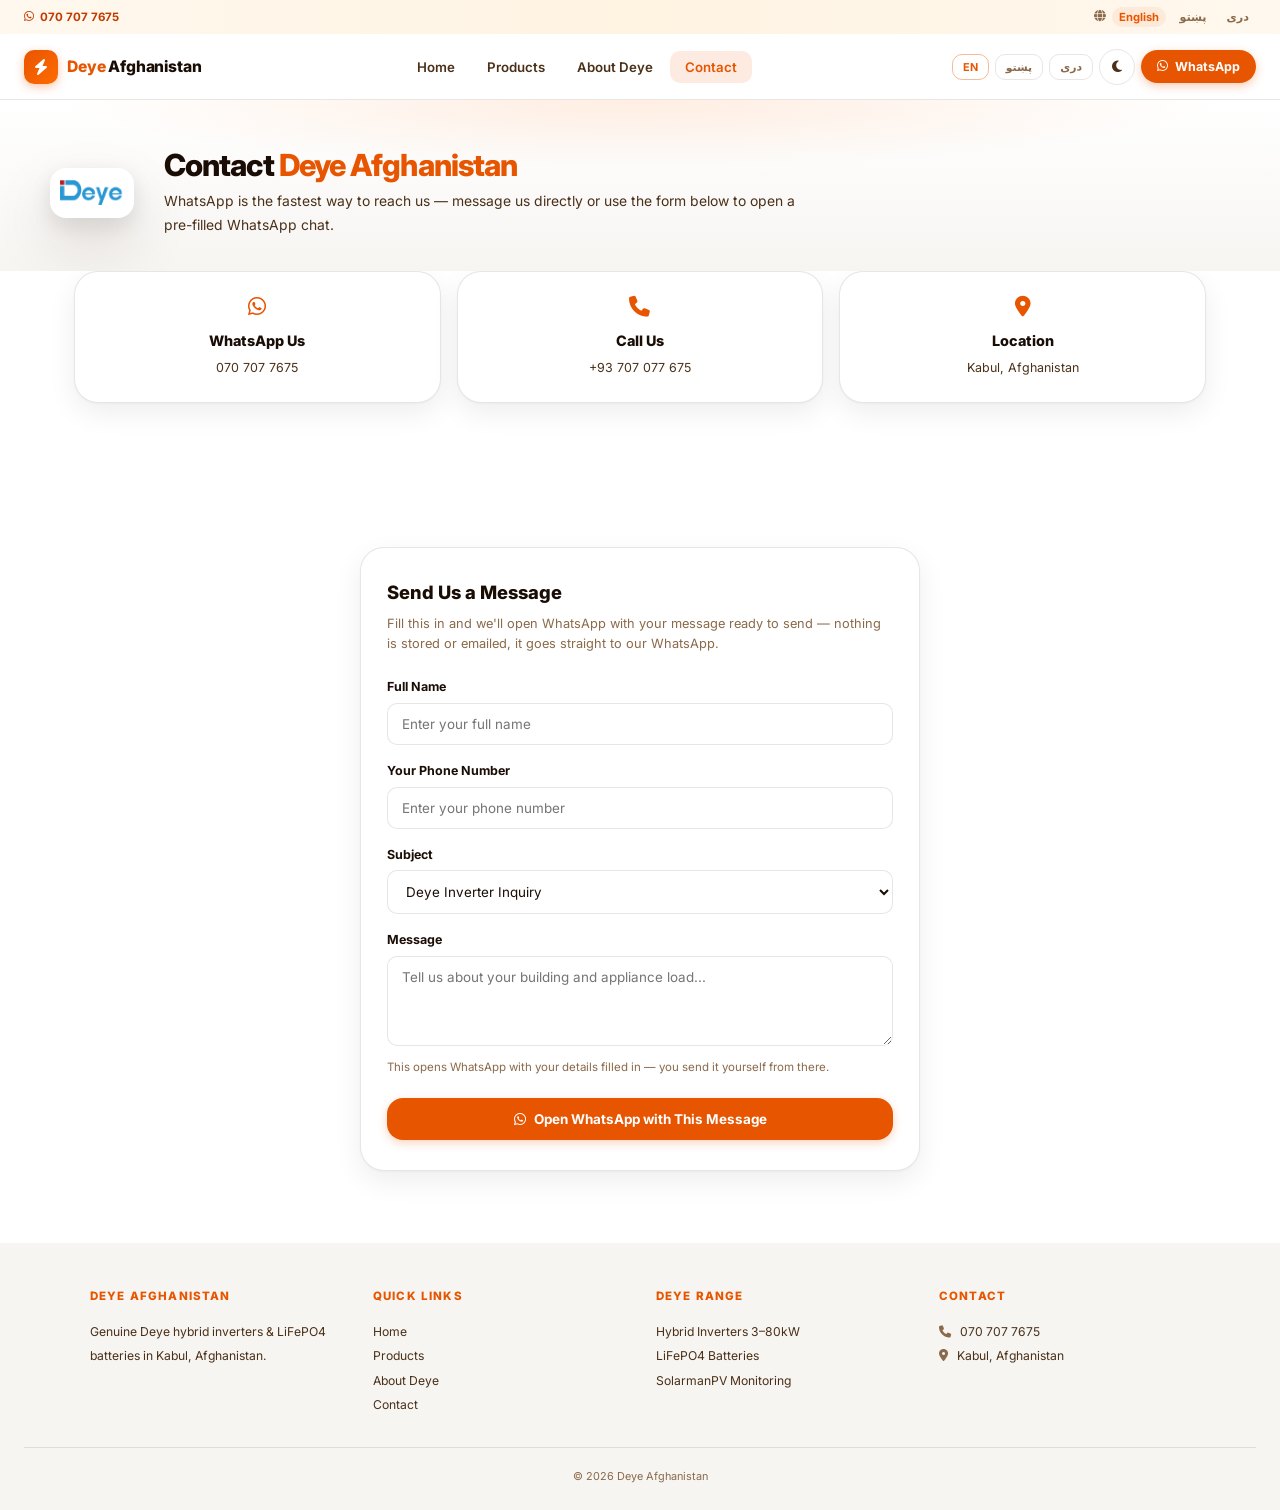
<file: contact.html>
<!DOCTYPE html>
<html lang="en" dir="ltr">
<head>
  <meta charset="UTF-8">
  <meta name="viewport" content="width=device-width, initial-scale=1.0, viewport-fit=cover">
  <title>Contact Deye Afghanistan — WhatsApp 070 707 7675 | Kabul</title>
  <meta name="description" content="Contact Deye Afghanistan for genuine Deye hybrid inverters and LiFePO4 batteries. WhatsApp 070 707 7675, Kabul, Afghanistan.">
  <meta name="theme-color" content="#e85500">
  <link rel="icon" href="favicon.svg" type="image/svg+xml">
  <link rel="preconnect" href="https://fonts.googleapis.com">
  <link rel="preconnect" href="https://fonts.gstatic.com" crossorigin>
  <link href="https://fonts.googleapis.com/css2?family=Inter:opsz,wght@14..32,300..900&family=Vazirmatn:wght@400;600;700;800&display=swap" rel="stylesheet">
  <link rel="stylesheet" href="https://cdnjs.cloudflare.com/ajax/libs/font-awesome/6.5.1/css/all.min.css">
  <link rel="stylesheet" href="style.css">
  <meta property="og:type" content="website">
  <meta property="og:site_name" content="Deye Afghanistan">
  <meta property="og:title" content="Contact Deye Afghanistan — WhatsApp 070 707 7675 | Kabul">
</head>
<body>

<div class="topbar">
  <a href="https://wa.me/93707077675" target="_blank" rel="noopener"><i class="fab fa-whatsapp"></i> 070 707 7675</a>
  <div class="top-langs" aria-label="Language">
    <i class="fas fa-globe"></i>
    <button class="tl-btn" data-lang="en" onclick="setLang('en')">English</button>
    <button class="tl-btn" data-lang="ps" onclick="setLang('ps')">پښتو</button>
    <button class="tl-btn" data-lang="fa" onclick="setLang('fa')">دری</button>
  </div>
</div>

<nav id="mainNav">
  <a href="index.html" class="navlogo" aria-label="Deye Afghanistan — Home">
    <span class="mark"><i class="fas fa-bolt"></i></span>
    <b><span>Deye</span> Afghanistan</b>
  </a>
  <ul class="nav-links" id="menu">
    <li><a href="index.html" data-i18n="navHome">Home</a></li>
    <li><a href="products.html" data-i18n="navProducts">Products</a></li>
    <li><a href="about.html" data-i18n="navAbout">About Deye</a></li>
    <li><a href="contact.html" class="active" data-i18n="navContact">Contact</a></li>
  </ul>
  <div class="nav-right">
    <button class="lang-btn" data-lang="en" onclick="setLang('en')">EN</button>
    <button class="lang-btn" data-lang="ps" onclick="setLang('ps')">پښتو</button>
    <button class="lang-btn" data-lang="fa" onclick="setLang('fa')">دری</button>
    <button class="theme-btn" onclick="toggleTheme()"><i class="fas fa-moon" id="themeIcon"></i></button>
    <button class="wa-btn" onclick="window.open('https://wa.me/93707077675','_blank')"><i class="fab fa-whatsapp"></i> <span data-i18n="whatsapp">WhatsApp</span></button>
    <button class="hamburger" id="hamburger" onclick="toggleMobileMenu()" aria-label="Menu"><span></span><span></span><span></span></button>
  </div>
</nav>

<div class="mobile-menu" id="mobileMenu">
  <a class="mm-link" href="index.html" data-i18n="navHome">Home</a>
  <a class="mm-link" href="products.html" data-i18n="navProducts">Products</a>
  <a class="mm-link" href="about.html" data-i18n="navAbout">About Deye</a>
  <a class="mm-link active" href="contact.html" data-i18n="navContact">Contact</a>
  <div class="mm-bottom">
    <div class="mm-langs">
      <button class="mm-lang-btn" onclick="setLang('en');toggleMobileMenu()">EN</button>
      <button class="mm-lang-btn" onclick="setLang('ps');toggleMobileMenu()">پښتو</button>
      <button class="mm-lang-btn" onclick="setLang('fa');toggleMobileMenu()">دری</button>
    </div>
    <button class="mm-wa-btn" onclick="window.open('https://wa.me/93707077675','_blank')"><i class="fab fa-whatsapp"></i> <span data-i18n="whatsappUs">WhatsApp Us</span></button>
  </div>
</div>

<div class="hero compact">
  <div class="hero-inner" dir="ltr">
    <div class="hero-logo"><img src="logos/deye.png" alt="Deye"></div>
    <div class="hero-info">
      <h1>Contact <em>Deye Afghanistan</em></h1>
      <p data-i18n="contactHeroP">WhatsApp is the fastest way to reach us — message us directly or use the form below to open a pre-filled WhatsApp chat.</p>
    </div>
  </div>
  <div class="hero-gap"></div>
</div>

<div class="section tight">
  <div class="info-cards" dir="ltr">
    <a class="info-card" href="https://wa.me/93707077675" target="_blank" rel="noopener">
      <i class="fab fa-whatsapp"></i>
      <h3 data-i18n="cardWhatsappUs">WhatsApp Us</h3>
      <p>070 707 7675</p>
    </a>
    <a class="info-card" href="tel:+93707077675">
      <i class="fas fa-phone"></i>
      <h3 data-i18n="cardCallUs">Call Us</h3>
      <p>+93 707 077 675</p>
    </a>
    <div class="info-card" style="cursor:default;">
      <i class="fas fa-location-dot"></i>
      <h3 data-i18n="cardLocation">Location</h3>
      <p data-i18n="kabulAfghanistan">Kabul, Afghanistan</p>
    </div>
  </div>
</div>

<div class="section">
  <div class="wa-form" dir="ltr">
    <h2 data-i18n="sendMessageH2">Send Us a Message</h2>
    <p data-i18n="sendMessageSub">Fill this in and we'll open WhatsApp with your message ready to send — nothing is stored or emailed, it goes straight to our WhatsApp.</p>
    <form id="waForm">
      <div class="form-group">
        <label for="waName" data-i18n="fullNameLabel">Full Name</label>
        <input type="text" id="waName" autocomplete="name" data-i18n-ph="fullNamePh" placeholder="Enter your full name" required>
      </div>
      <div class="form-group">
        <label for="waPhone" data-i18n="yourPhoneLabel">Your Phone Number</label>
        <input type="tel" id="waPhone" autocomplete="tel" data-i18n-ph="phonePh" placeholder="Enter your phone number" required>
      </div>
      <div class="form-group">
        <label for="waSubject" data-i18n="subjectLabel">Subject</label>
        <select id="waSubject">
          <option value="Deye Inverter Inquiry" data-i18n="subjInverter">Deye Inverter Inquiry</option>
          <option value="Deye Battery Inquiry" data-i18n="subjBattery">Deye Battery Inquiry</option>
          <option value="Get a Quote" data-i18n="subjQuote">Get a Quote</option>
          <option value="Warranty Question" data-i18n="subjWarranty">Warranty Question</option>
          <option value="Other" data-i18n="subjOther">Other</option>
        </select>
      </div>
      <div class="form-group">
        <label for="waMessage" data-i18n="messageLabel">Message</label>
        <textarea id="waMessage" rows="4" data-i18n-ph="messagePh" placeholder="Tell us about your building and appliance load..." required></textarea>
        <p class="form-note" data-i18n="formNote">This opens WhatsApp with your details filled in — you send it yourself from there.</p>
      </div>
      <button type="submit" class="btn"><i class="fab fa-whatsapp"></i> <span data-i18n="openWhatsappSubmit">Open WhatsApp with This Message</span></button>
    </form>
  </div>
</div>

<footer>
  <div class="footer-content">
    <div class="footer-col">
      <h4 data-i18n="brandFooterName">Deye Afghanistan</h4>
      <p data-i18n="footerBlurb">Genuine Deye hybrid inverters &amp; LiFePO4 batteries in Kabul, Afghanistan.</p>
    </div>
    <div class="footer-col">
      <h4 data-i18n="footerQuick">Quick Links</h4>
      <a href="index.html" data-i18n="navHome">Home</a>
      <a href="products.html" data-i18n="navProducts">Products</a>
      <a href="about.html" data-i18n="navAbout">About Deye</a>
      <a href="contact.html" data-i18n="navContact">Contact</a>
    </div>
    <div class="footer-col">
      <h4 data-i18n="footerRange">Deye Range</h4>
      <p data-i18n="footerHybridRange">Hybrid Inverters 3–80kW</p>
      <p data-i18n="footerBatteryRange">LiFePO4 Batteries</p>
      <p data-i18n="footerMonitoring">SolarmanPV Monitoring</p>
    </div>
    <div class="footer-col">
      <h4 data-i18n="footerContact">Contact</h4>
      <p><a href="tel:+93707077675"><i class="fas fa-phone"></i> 070 707 7675</a></p>
      <p><i class="fas fa-location-dot"></i> <span data-i18n="kabulAfghanistan">Kabul, Afghanistan</span></p>
    </div>
  </div>
  <hr>
  <div class="copyright">© 2026 Deye Afghanistan</div>
</footer>

<script src="script.js"></script>
<script>
(function(){
  var form = document.getElementById('waForm');
  if (!form) return;
  form.addEventListener('submit', function(e){
    e.preventDefault();
    var name = document.getElementById('waName').value.trim();
    var phone = document.getElementById('waPhone').value.trim();
    var subject = document.getElementById('waSubject').value;
    var message = document.getElementById('waMessage').value.trim();
    var text = "Hi, I'm " + name + " (" + phone + ").\nSubject: " + subject + "\n" + message;
    window.open("https://wa.me/93707077675?text=" + encodeURIComponent(text), "_blank");
  });
})();
</script>
</body>
</html>
</file>
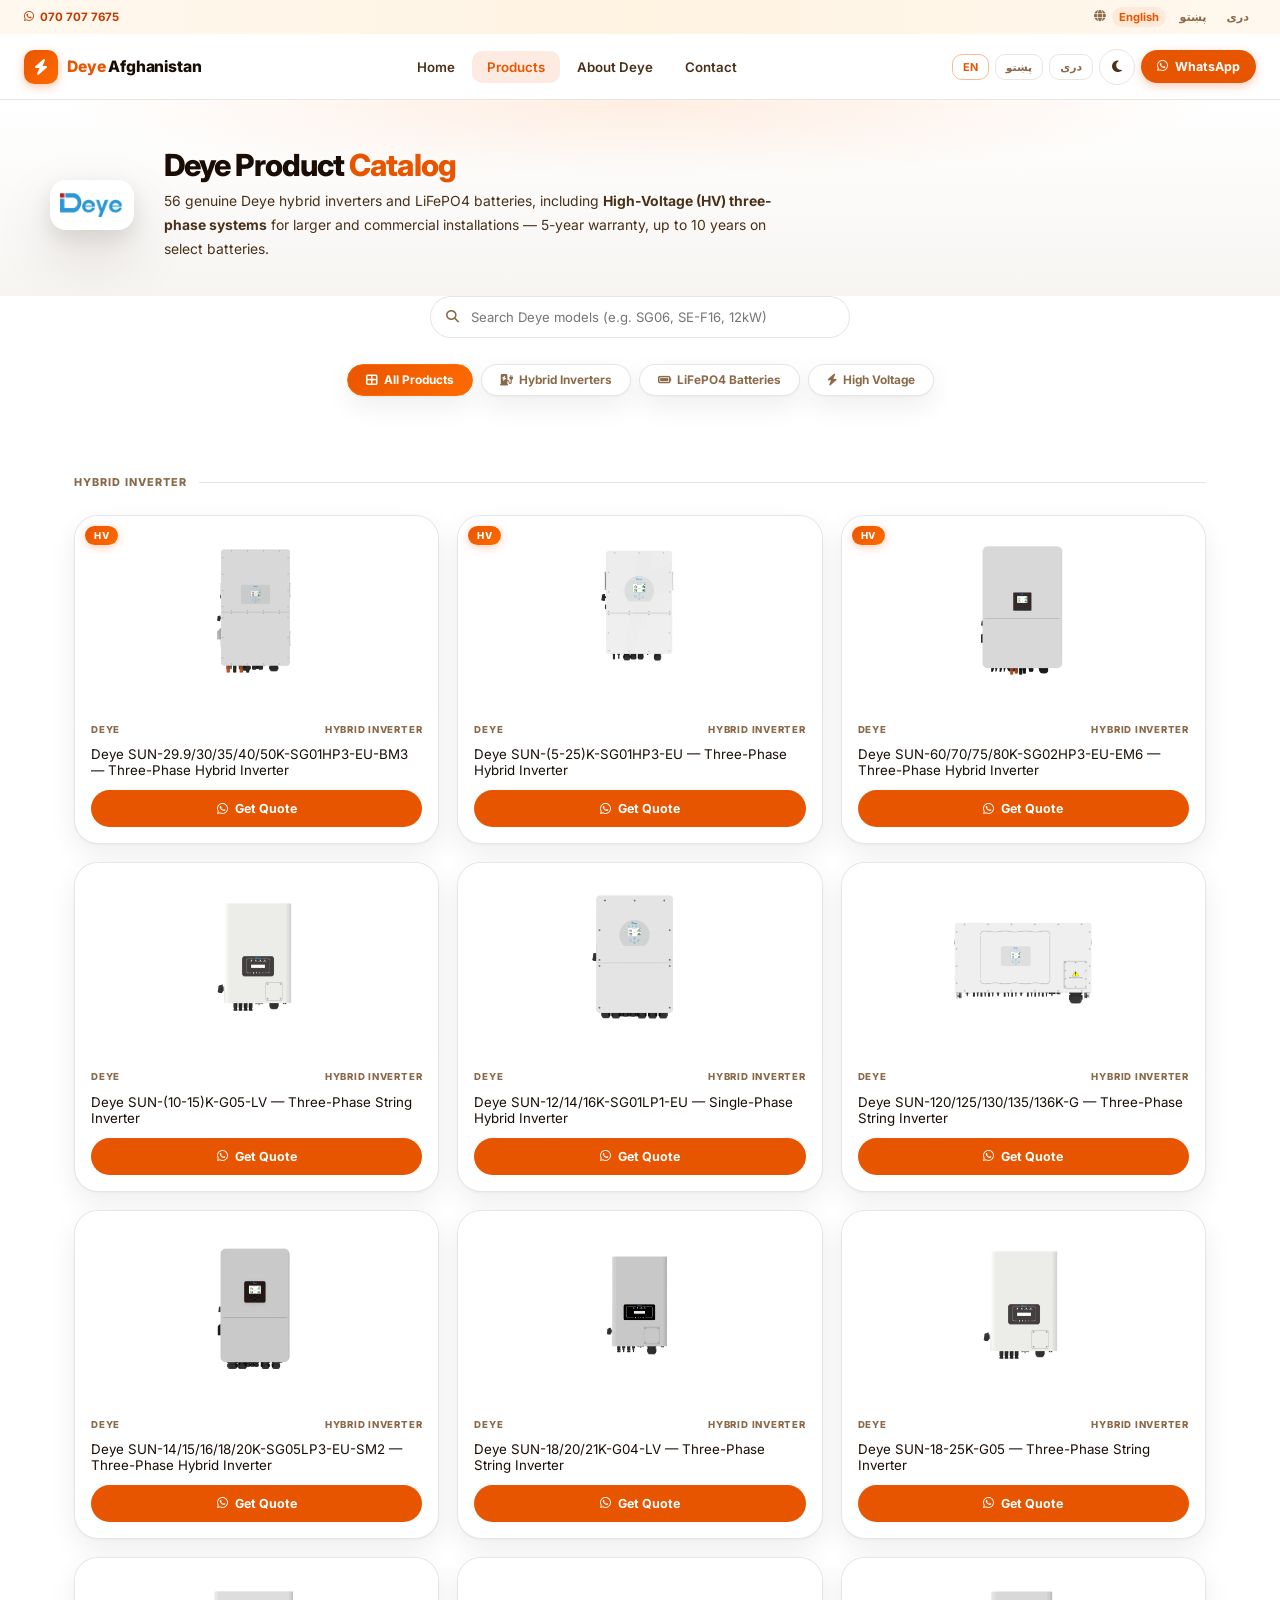
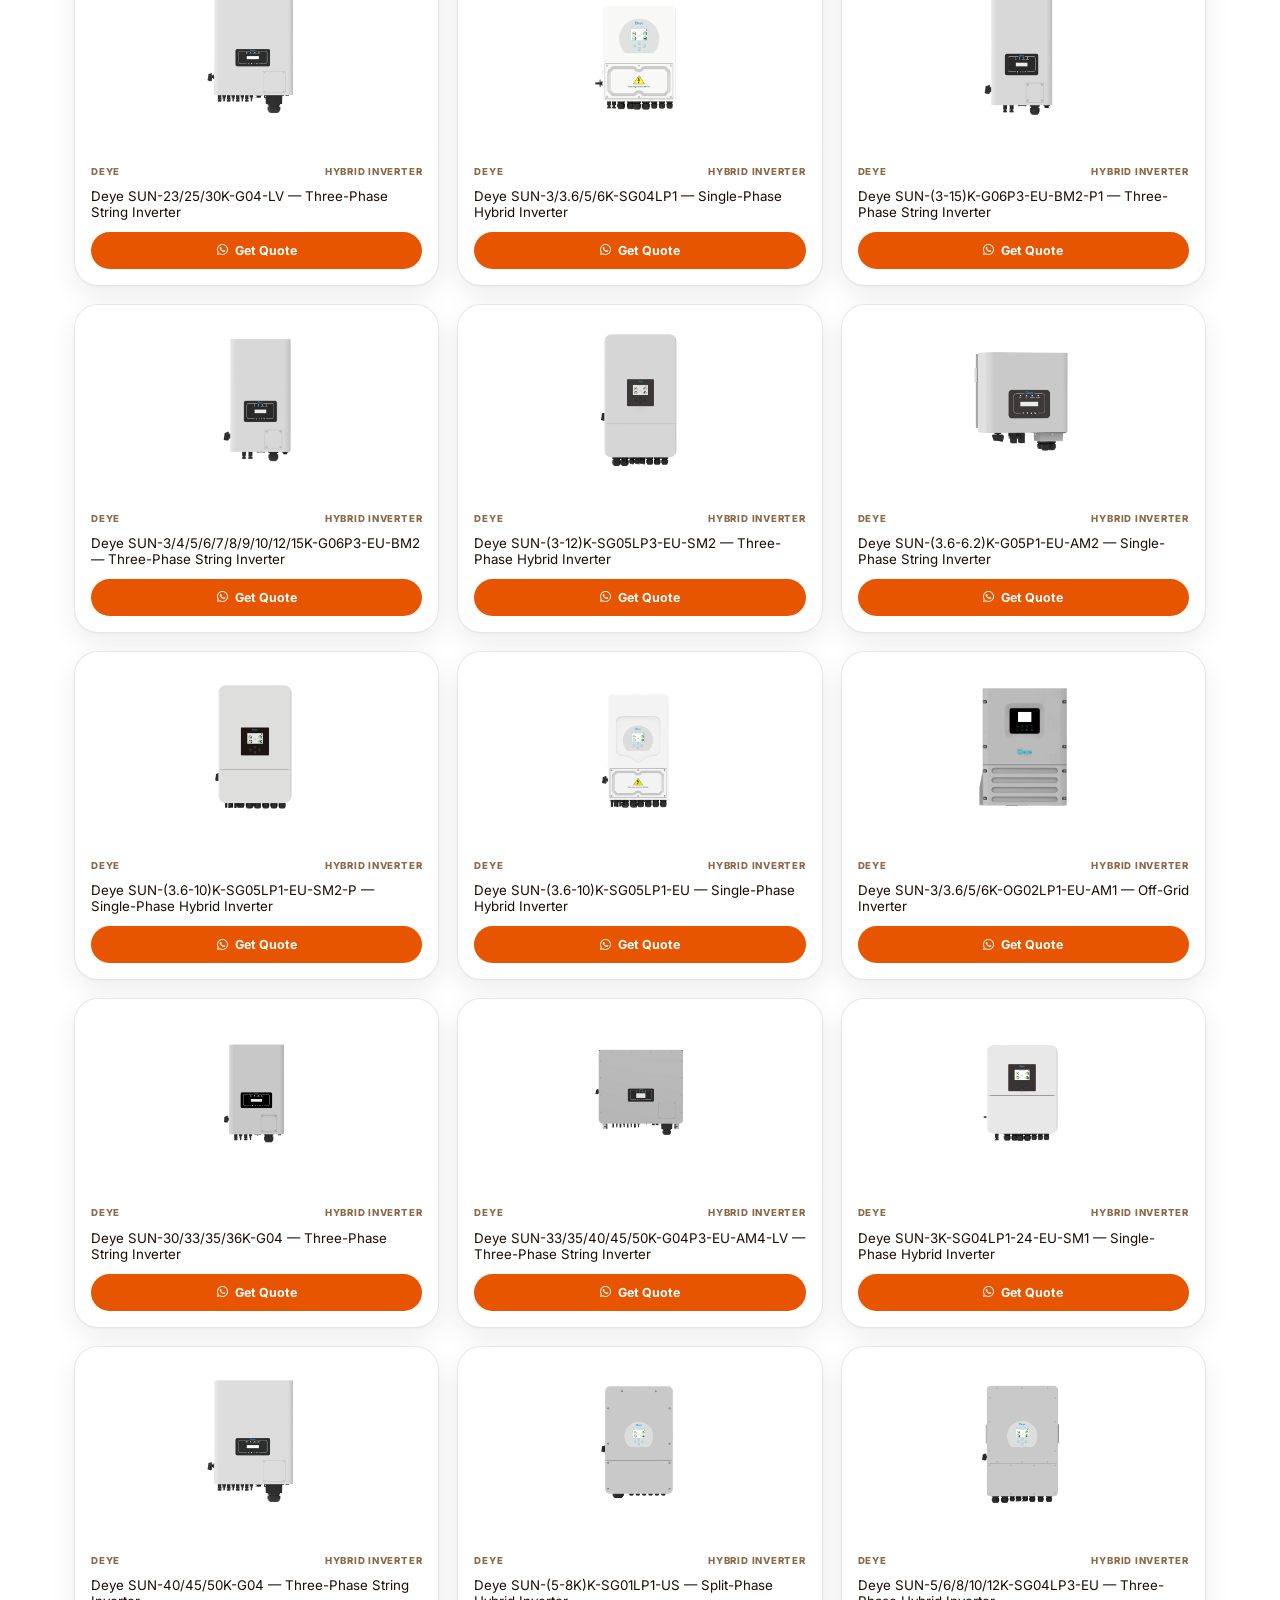
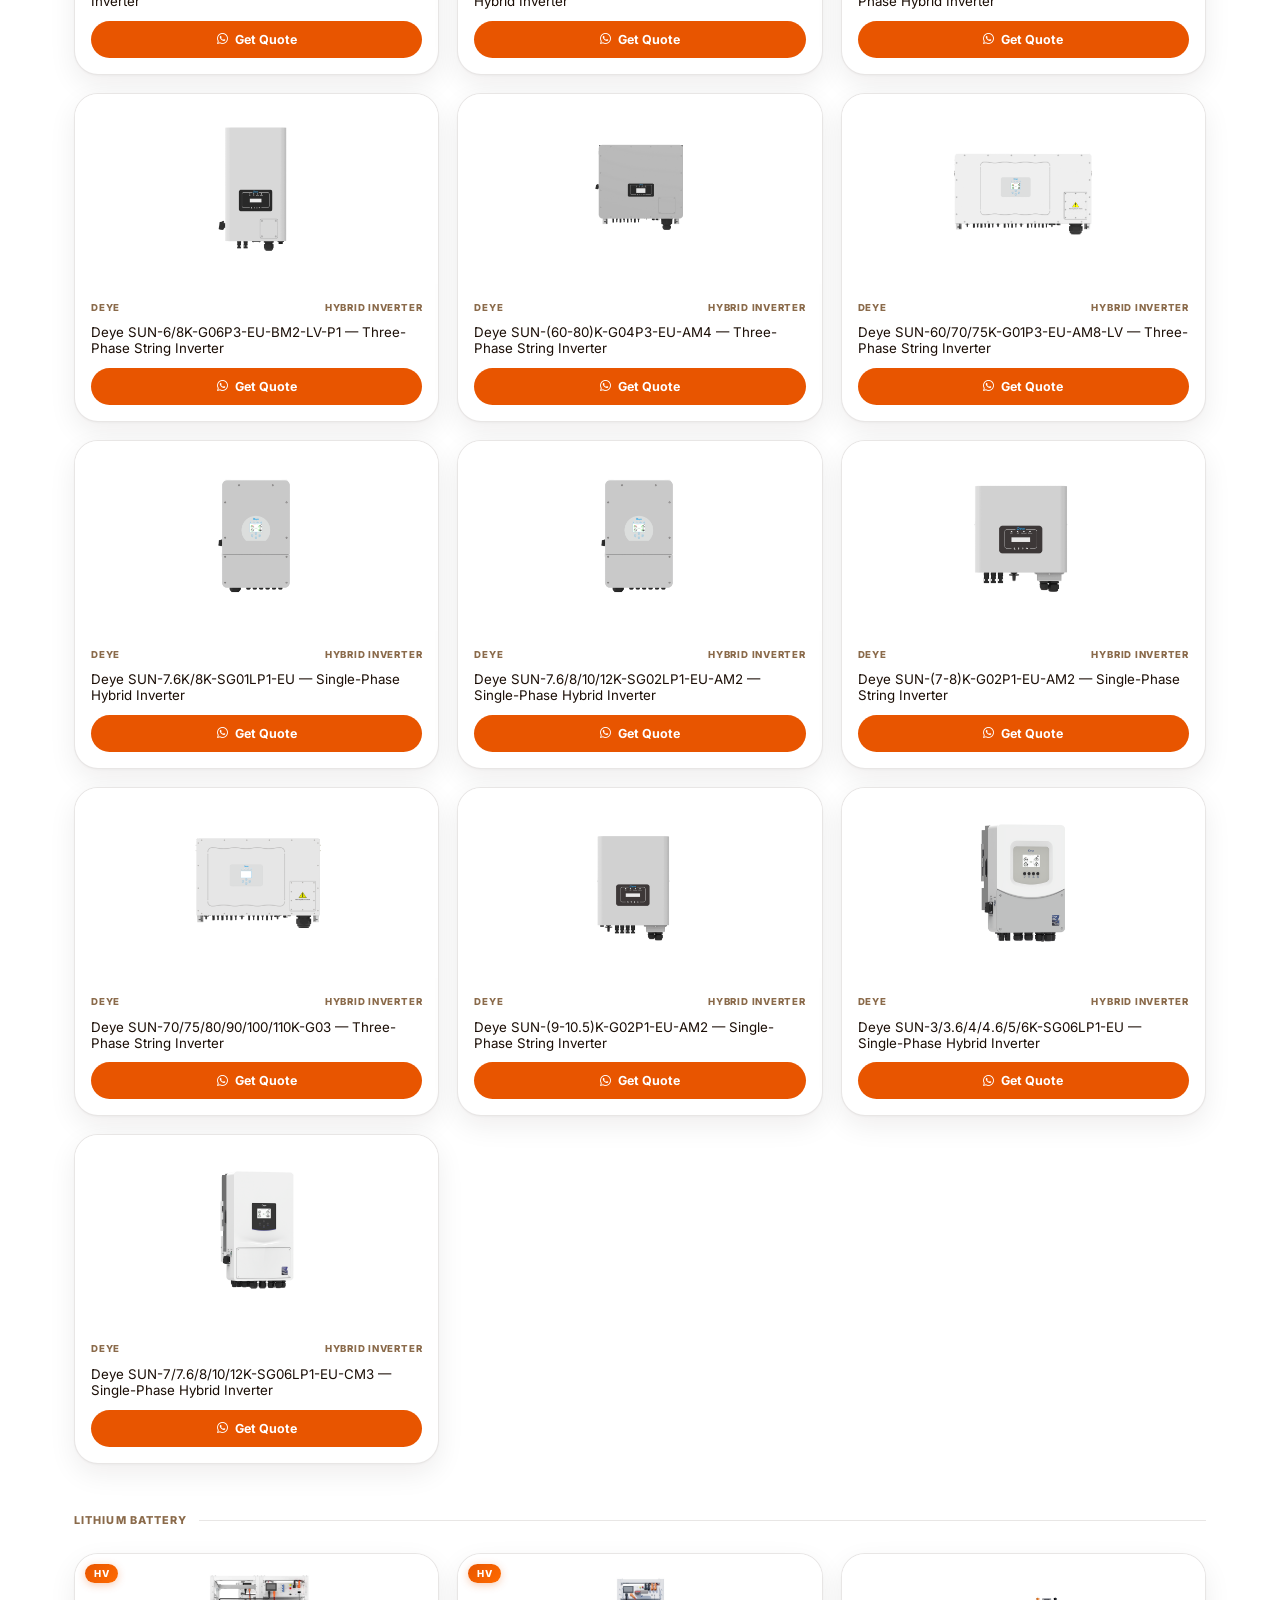
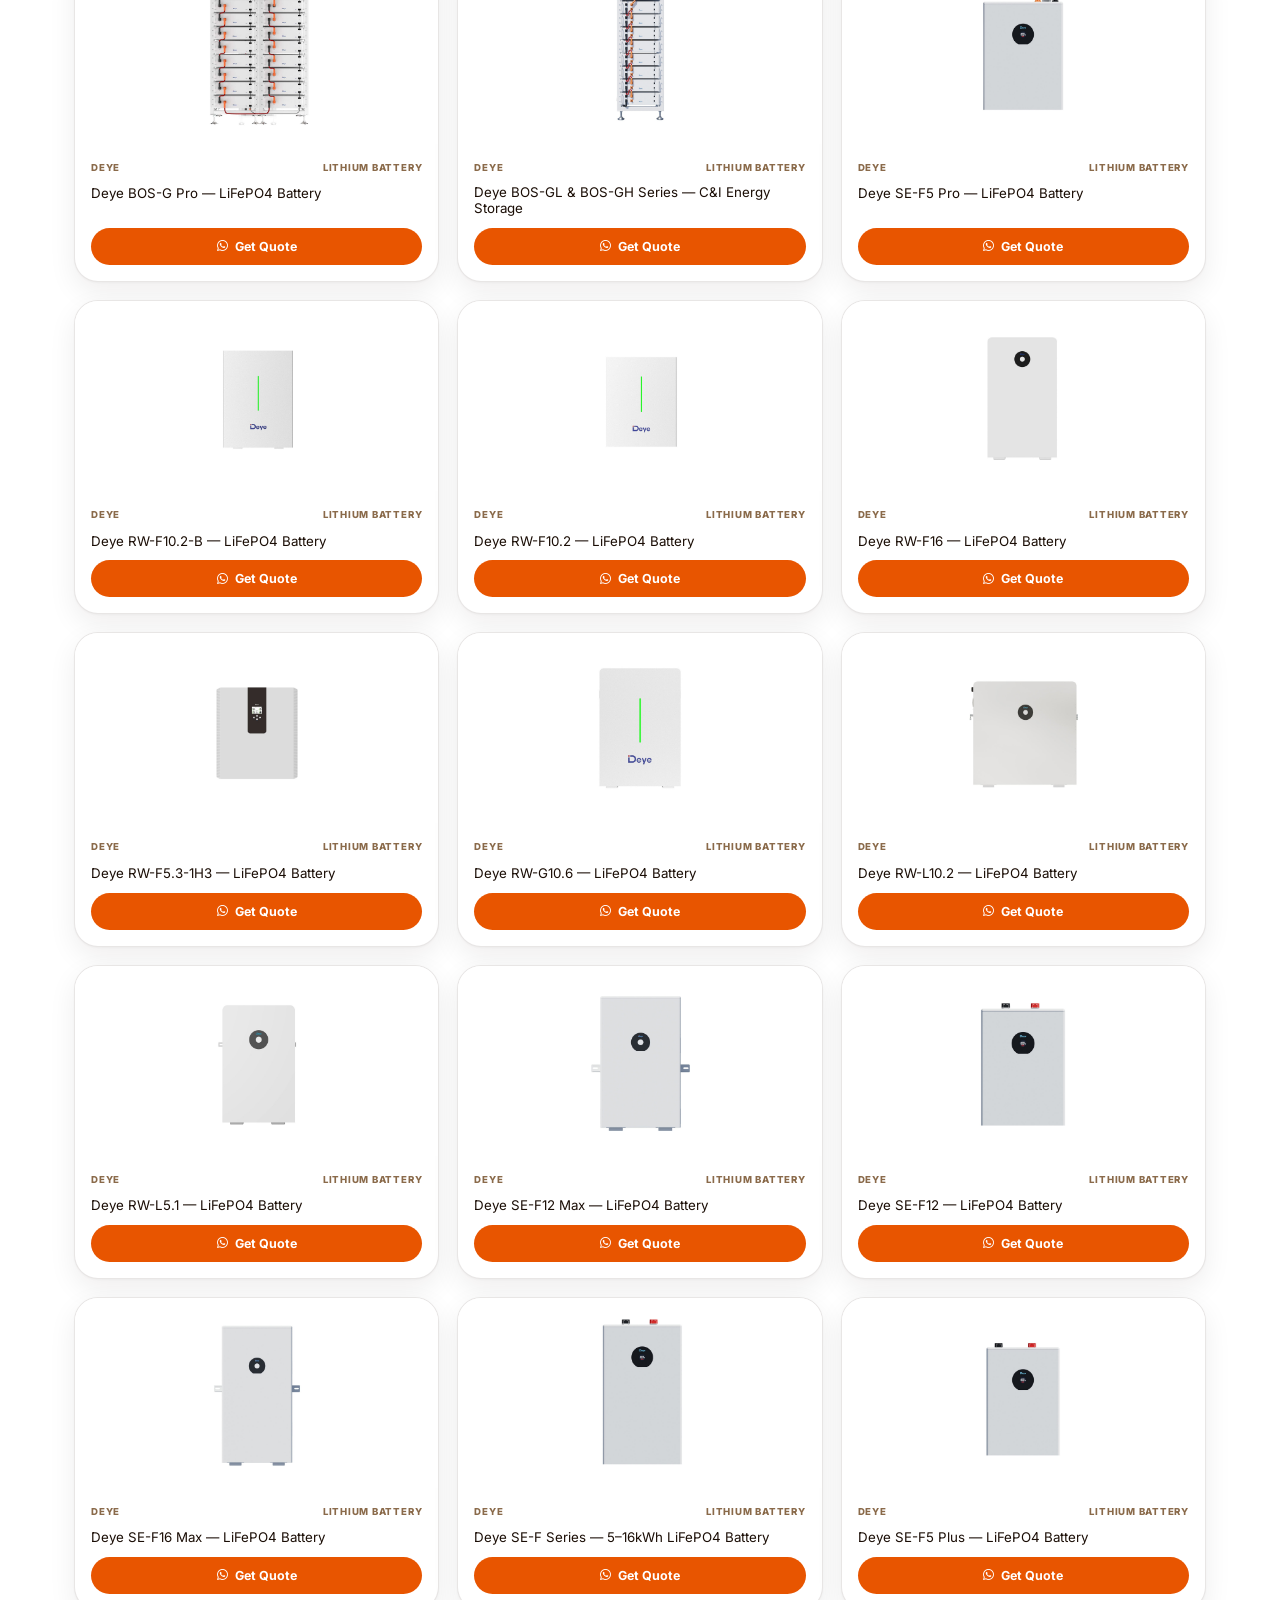
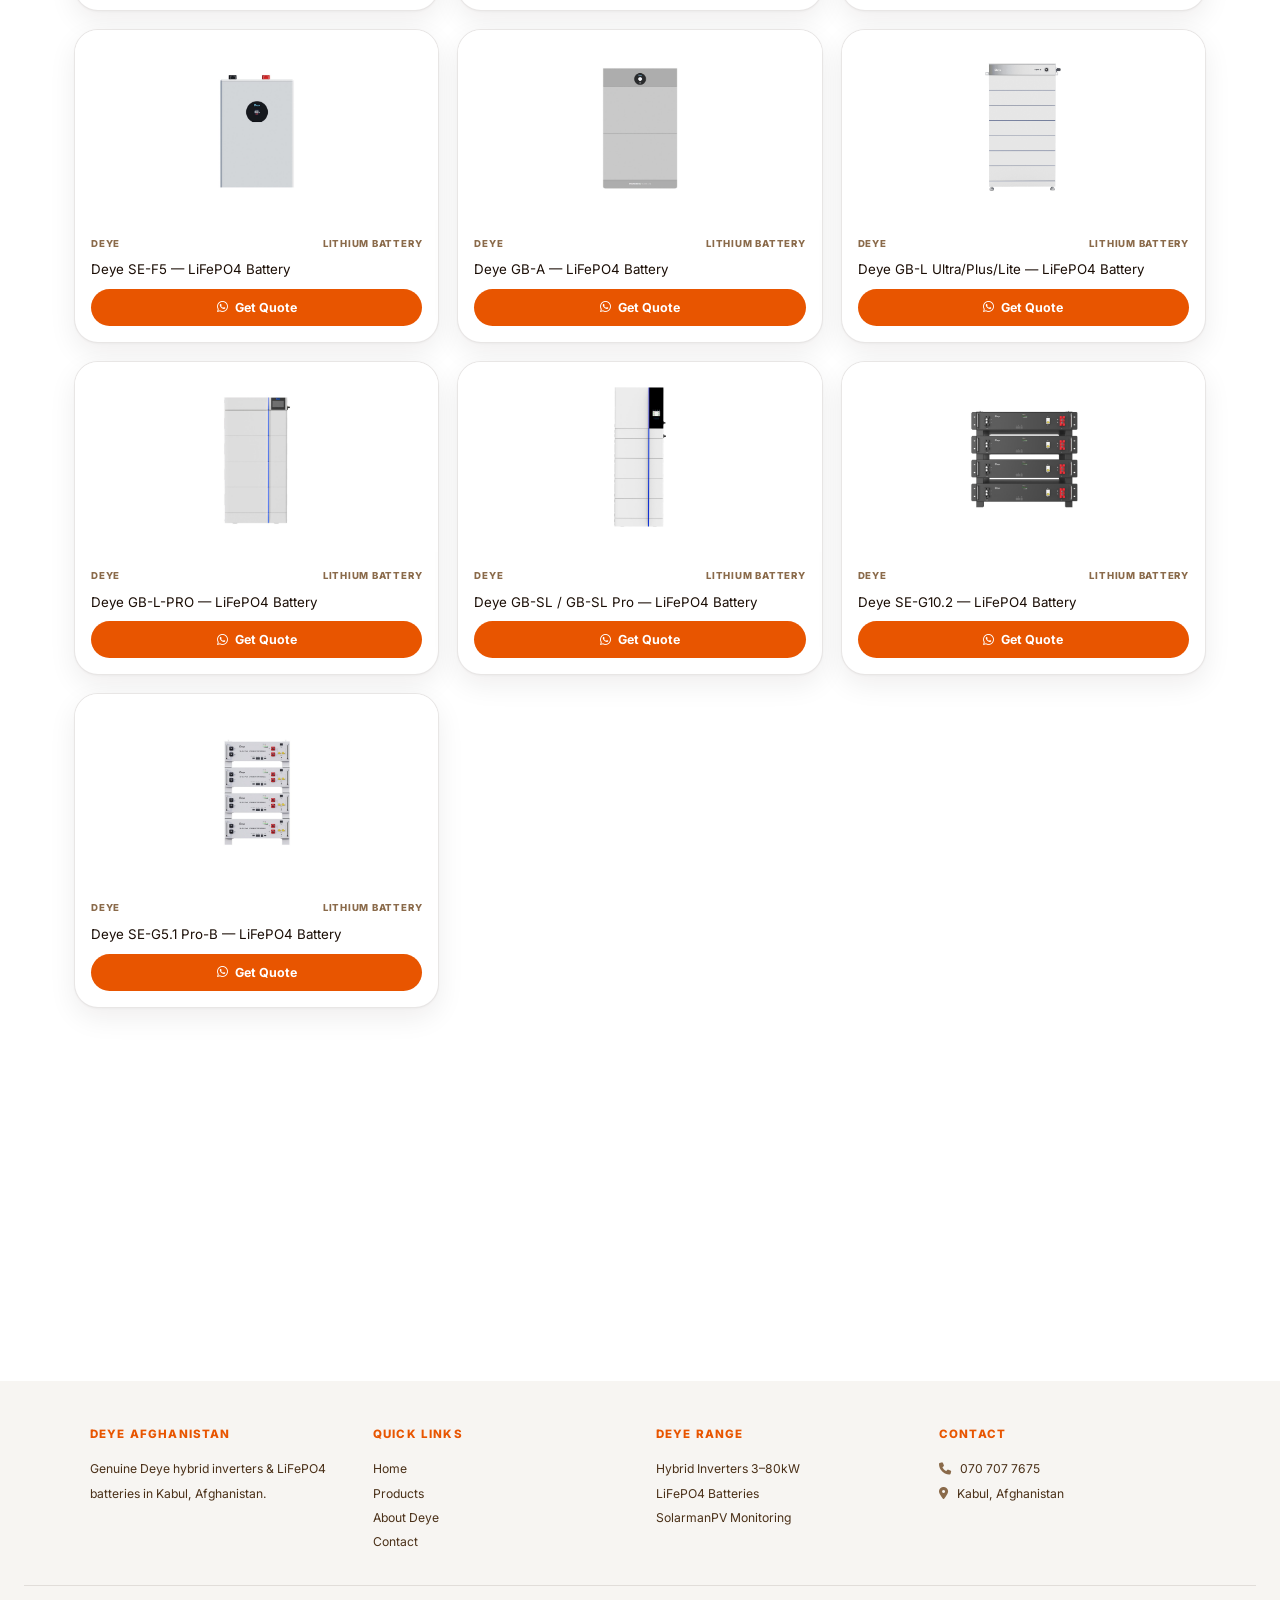
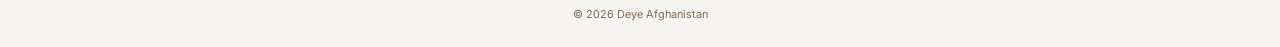
<file: products.html>
<!DOCTYPE html>
<html lang="en" dir="ltr">
<head>
  <meta charset="UTF-8">
  <meta name="viewport" content="width=device-width, initial-scale=1.0, viewport-fit=cover">
  <title>Deye Product Catalog — 56 Inverters &amp; Batteries | Deye Afghanistan</title>
  <meta name="description" content="Browse all 56 genuine Deye hybrid inverters (3–80kW) and Deye LiFePO4 batteries sold in Afghanistan. Filter by category, check specs, and WhatsApp us for today's price.">
  <meta name="theme-color" content="#e85500">
  <link rel="icon" href="favicon.svg" type="image/svg+xml">
  <link rel="preconnect" href="https://fonts.googleapis.com">
  <link rel="preconnect" href="https://fonts.gstatic.com" crossorigin>
  <link href="https://fonts.googleapis.com/css2?family=Inter:opsz,wght@14..32,300..900&family=Vazirmatn:wght@400;600;700;800&display=swap" rel="stylesheet">
  <link rel="stylesheet" href="https://cdnjs.cloudflare.com/ajax/libs/font-awesome/6.5.1/css/all.min.css">
  <link rel="stylesheet" href="style.css">
  <meta property="og:type" content="website">
  <meta property="og:site_name" content="Deye Afghanistan">
  <meta property="og:title" content="Deye Product Catalog — 56 Inverters &amp; Batteries | Deye Afghanistan">
  <meta property="og:description" content="Browse all 56 genuine Deye hybrid inverters and LiFePO4 batteries sold in Afghanistan.">
</head>
<body>

<div class="topbar">
  <a href="https://wa.me/93707077675" target="_blank" rel="noopener"><i class="fab fa-whatsapp"></i> 070 707 7675</a>
  <div class="top-langs" aria-label="Language">
    <i class="fas fa-globe"></i>
    <button class="tl-btn" data-lang="en" onclick="setLang('en')">English</button>
    <button class="tl-btn" data-lang="ps" onclick="setLang('ps')">پښتو</button>
    <button class="tl-btn" data-lang="fa" onclick="setLang('fa')">دری</button>
  </div>
</div>

<nav id="mainNav">
  <a href="index.html" class="navlogo" aria-label="Deye Afghanistan — Home">
    <span class="mark"><i class="fas fa-bolt"></i></span>
    <b><span>Deye</span> Afghanistan</b>
  </a>
  <ul class="nav-links" id="menu">
    <li><a href="index.html" data-i18n="navHome">Home</a></li>
    <li><a href="products.html" class="active" data-i18n="navProducts">Products</a></li>
    <li><a href="about.html" data-i18n="navAbout">About Deye</a></li>
    <li><a href="contact.html" data-i18n="navContact">Contact</a></li>
  </ul>
  <div class="nav-right">
    <button class="lang-btn" data-lang="en" onclick="setLang('en')">EN</button>
    <button class="lang-btn" data-lang="ps" onclick="setLang('ps')">پښتو</button>
    <button class="lang-btn" data-lang="fa" onclick="setLang('fa')">دری</button>
    <button class="theme-btn" onclick="toggleTheme()"><i class="fas fa-moon" id="themeIcon"></i></button>
    <button class="wa-btn" onclick="window.open('https://wa.me/93707077675','_blank')"><i class="fab fa-whatsapp"></i> <span data-i18n="whatsapp">WhatsApp</span></button>
    <button class="hamburger" id="hamburger" onclick="toggleMobileMenu()" aria-label="Menu"><span></span><span></span><span></span></button>
  </div>
</nav>

<div class="mobile-menu" id="mobileMenu">
  <a class="mm-link" href="index.html" data-i18n="navHome">Home</a>
  <a class="mm-link active" href="products.html" data-i18n="navProducts">Products</a>
  <a class="mm-link" href="about.html" data-i18n="navAbout">About Deye</a>
  <a class="mm-link" href="contact.html" data-i18n="navContact">Contact</a>
  <div class="mm-bottom">
    <div class="mm-langs">
      <button class="mm-lang-btn" onclick="setLang('en');toggleMobileMenu()">EN</button>
      <button class="mm-lang-btn" onclick="setLang('ps');toggleMobileMenu()">پښتو</button>
      <button class="mm-lang-btn" onclick="setLang('fa');toggleMobileMenu()">دری</button>
    </div>
    <button class="mm-wa-btn" onclick="window.open('https://wa.me/93707077675','_blank')"><i class="fab fa-whatsapp"></i> <span data-i18n="whatsappUs">WhatsApp Us</span></button>
  </div>
</div>

<div class="hero compact">
  <div class="hero-inner" dir="ltr">
    <div class="hero-logo"><img src="logos/deye.png" alt="Deye"></div>
    <div class="hero-info">
      <h1>Deye Product <em>Catalog</em></h1>
      <p data-i18n="productsHeroP">56 genuine Deye hybrid inverters and LiFePO4 batteries, including <strong>High-Voltage (HV) three-phase systems</strong> for larger and commercial installations — 5-year warranty, up to 10 years on select batteries.</p>
    </div>
  </div>
  <div class="hero-gap"></div>
</div>

<div class="section tight" style="padding-bottom:0;">
  <div class="search-wrap">
    <i class="fas fa-magnifying-glass"></i>
    <input type="text" id="prodSearch" data-i18n-ph="searchPh" placeholder="Search Deye models (e.g. SG06, SE-F16, 12kW)" aria-label="Search Deye products">
  </div>
  <div class="ftabs" id="ftabs">
    <button type="button" class="ftab active" data-cat="all" onclick="setCat('all',this)"><i class="fas fa-th-large"></i> <span data-i18n="allProducts">All Products</span></button>
    <button type="button" class="ftab" data-cat="inverter" onclick="setCat('inverter',this)"><i class="fas fa-charging-station"></i> <span data-i18n="hybridInverters">Hybrid Inverters</span></button>
    <button type="button" class="ftab" data-cat="battery" onclick="setCat('battery',this)"><i class="fas fa-battery-full"></i> <span data-i18n="lifepo4Batteries">LiFePO4 Batteries</span></button>
    <button type="button" class="ftab" data-cat="hv" onclick="setCat('hv',this)"><i class="fas fa-bolt"></i> <span data-i18n="highVoltage">High Voltage</span></button>
  </div>
</div>

<div class="section">
  <div class="prod-grid" id="prodGrid"></div>
  <p class="empty-note" id="emptyNote" data-i18n="noResults" hidden>No models match your search — try a different term.</p>
</div>

<div class="section" data-reveal>
  <div class="cta-band" dir="ltr">
    <h2 data-i18n="productsCantFindH2">Can't find the right model?</h2>
    <p data-i18n="productsCantFindP">Tell us your appliance load or building type on WhatsApp and we'll help you pick the right Deye inverter and battery size.</p>
    <button class="btn" onclick="window.open('https://wa.me/93707077675','_blank')"><i class="fab fa-whatsapp"></i> <span data-i18n="chatWhatsapp">Chat on WhatsApp</span></button>
  </div>
</div>

<footer>
  <div class="footer-content">
    <div class="footer-col">
      <h4 data-i18n="brandFooterName">Deye Afghanistan</h4>
      <p data-i18n="footerBlurb">Genuine Deye hybrid inverters &amp; LiFePO4 batteries in Kabul, Afghanistan.</p>
    </div>
    <div class="footer-col">
      <h4 data-i18n="footerQuick">Quick Links</h4>
      <a href="index.html" data-i18n="navHome">Home</a>
      <a href="products.html" data-i18n="navProducts">Products</a>
      <a href="about.html" data-i18n="navAbout">About Deye</a>
      <a href="contact.html" data-i18n="navContact">Contact</a>
    </div>
    <div class="footer-col">
      <h4 data-i18n="footerRange">Deye Range</h4>
      <p data-i18n="footerHybridRange">Hybrid Inverters 3–80kW</p>
      <p data-i18n="footerBatteryRange">LiFePO4 Batteries</p>
      <p data-i18n="footerMonitoring">SolarmanPV Monitoring</p>
    </div>
    <div class="footer-col">
      <h4 data-i18n="footerContact">Contact</h4>
      <p><a href="tel:+93707077675"><i class="fas fa-phone"></i> 070 707 7675</a></p>
      <p><i class="fas fa-location-dot"></i> <span data-i18n="kabulAfghanistan">Kabul, Afghanistan</span></p>
    </div>
  </div>
  <hr>
  <div class="copyright">© 2026 Deye Afghanistan</div>
</footer>

<script src="script.js"></script>
<script src="products/deye/products.js"></script>
<script>
(function(){
  var activeCat = 'all';
  function apply(){
    var input = document.getElementById('prodSearch');
    var q = input ? input.value.trim().toLowerCase() : '';
    var cards = document.querySelectorAll('#prodGrid .pc');
    var shown = 0;
    cards.forEach(function(c){
      var okCat = activeCat === 'all' || (activeCat === 'hv' ? c.dataset.voltage === 'hv' : c.dataset.cat === activeCat);
      var okQ = !q || (c.dataset.search || '').indexOf(q) !== -1;
      var show = okCat && okQ;
      c.style.display = show ? '' : 'none';
      if (show) shown++;
    });
    document.querySelectorAll('#prodGrid .cat-head').forEach(function(h){
      var el = h.nextElementSibling, any = false;
      while (el && !el.classList.contains('cat-head')) {
        if (el.classList.contains('pc') && el.style.display !== 'none') any = true;
        el = el.nextElementSibling;
      }
      h.style.display = any ? '' : 'none';
    });
    var empty = document.getElementById('emptyNote');
    if (empty) empty.hidden = shown !== 0;
  }
  window.applyProductFilter = apply;
  window.setCat = function(cat, btn){
    activeCat = cat;
    document.querySelectorAll('.ftab').forEach(function(b){ b.classList.remove('active'); });
    if (btn) btn.classList.add('active');
    apply();
  };
  document.addEventListener('DOMContentLoaded', function(){
    var hash = (location.hash || '').replace('#','');
    if (hash === 'inverter' || hash === 'battery' || hash === 'hv') {
      window.setCat(hash, document.querySelector('.ftab[data-cat="' + hash + '"]'));
    } else {
      apply();
    }
    var input = document.getElementById('prodSearch');
    if (input) input.addEventListener('input', apply);
  });
})();
</script>
</body>
</html>
</file>
<file: style.css>
/* ============================================================
   DEYE AFGHANISTAN — style.css
   Single-brand storefront: hero, category tiles, product grid +
   detail modal, FAQ, WhatsApp-first contact, dark mode, RTL (PS/FA).
   ============================================================ */

*, *::before, *::after { margin: 0; padding: 0; box-sizing: border-box; }
html { scroll-behavior: smooth; overflow-x: hidden; font-size: 16px; }
body { overflow-x: hidden; }

:root {
  --brand: #e85500;
  --brand-dark: #c23a00;
  --sun: #ff6b00;
  --gold: #ffb000;

  --bg: #ffffff;
  --bg2: #f7f5f2;
  --bg-nav: rgba(255,255,255,0.92);
  --bg-topbar: linear-gradient(90deg,#fff8ee,#fff3e2,#fff8ee);

  --text: #1a0d05;
  --text-2: #4a3018;
  --text-muted: #8a6a4a;

  --card-bg: #ffffff;
  --border: rgba(30,15,0,0.10);
  --shadow: 0 1px 2px rgba(30,15,0,0.03), 0 10px 28px rgba(30,15,0,0.07);
  --shadow-h: 0 8px 20px rgba(30,15,0,0.10), 0 26px 60px rgba(30,15,0,0.13);

  --r-sm: 10px; --r-md: 16px; --r-lg: 24px; --r-pill: 100px;
  --ease: cubic-bezier(0.22,1,0.36,1);
  --spring: cubic-bezier(0.34,1.56,0.64,1);
  --font: 'Inter', -apple-system, 'SF Pro Display', system-ui, sans-serif;
  --font-rtl: 'Vazirmatn', 'Noto Sans Arabic', system-ui, sans-serif;
}
[data-theme="dark"] {
  --bg: #150a05; --bg2: #1d0f08;
  --bg-nav: rgba(15,7,3,0.86);
  --bg-topbar: linear-gradient(90deg,#1a0d05,#241205,#1a0d05);
  --text: #fbeee0; --text-2: #e6be95; --text-muted: #a97a4c;
  --card-bg: rgba(38,20,10,0.75);
  --border: rgba(255,170,70,0.16);
  --shadow: 0 1px 2px rgba(0,0,0,0.30), 0 12px 34px rgba(0,0,0,0.44);
  --shadow-h: 0 10px 24px rgba(0,0,0,0.34), 0 30px 70px rgba(0,0,0,0.5);
}

body {
  font-family: var(--font);
  background: var(--bg); color: var(--text);
  line-height: 1.6;
  -webkit-font-smoothing: antialiased;
  transition: background .3s var(--ease), color .3s var(--ease);
}
body[dir="rtl"] { font-family: var(--font-rtl); direction: rtl; text-align: right; }
img { max-width: 100%; display: block; }
a { color: inherit; }
button { font-family: inherit; }

/* ── TOPBAR ── */
.topbar {
  display: flex; align-items: center; justify-content: space-between;
  padding: 7px 24px; background: var(--bg-topbar);
  font-size: .72rem; font-weight: 700;
}
.topbar a { text-decoration: none; color: var(--brand-dark); display: flex; align-items: center; gap: 6px; }
[data-theme="dark"] .topbar a { color: var(--gold); }
.top-langs { display: flex; align-items: center; gap: 6px; color: var(--text-muted); }
.tl-btn { background: none; border: none; cursor: pointer; font-size: .7rem; font-weight: 700; color: var(--text-muted); padding: 3px 7px; border-radius: var(--r-sm); }
.tl-btn.active, .tl-btn:hover { color: var(--brand); background: rgba(232,85,0,.08); }
[data-theme="dark"] .tl-btn.active, [data-theme="dark"] .tl-btn:hover { color: var(--gold); }

/* ── NAV ── */
nav {
  position: sticky; top: 0; z-index: 900;
  display: flex; align-items: center; gap: 14px;
  padding: 0 24px; height: 66px;
  background: var(--bg-nav);
  backdrop-filter: blur(16px) saturate(1.3);
  border-bottom: 1px solid var(--border);
}
.navlogo { display: flex; align-items: center; gap: 9px; text-decoration: none; flex-shrink: 0; }
.navlogo .mark {
  width: 34px; height: 34px; border-radius: var(--r-sm);
  background: linear-gradient(135deg, var(--brand), var(--sun));
  display: flex; align-items: center; justify-content: center;
  color: #fff; font-size: 1rem;
  box-shadow: 0 3px 10px rgba(232,85,0,.32);
}
.navlogo b { font-size: .98rem; font-weight: 800; color: var(--text); white-space: nowrap; letter-spacing: -.01em; }
.navlogo b span { color: var(--brand); }
[data-theme="dark"] .navlogo b span { color: var(--gold); }

.nav-links { display: flex; align-items: center; gap: 2px; list-style: none; margin: 0 auto; }
.nav-links a { padding: 8px 15px; border-radius: var(--r-sm); font-size: .83rem; font-weight: 600; color: var(--text-2); text-decoration: none; transition: color .18s, background .18s; }
.nav-links a:hover { color: var(--brand); background: rgba(232,85,0,.08); }
.nav-links a.active { color: var(--brand); background: rgba(232,85,0,.12); }
[data-theme="dark"] .nav-links a:hover, [data-theme="dark"] .nav-links a.active { color: var(--gold); }

.nav-right { display: flex; align-items: center; gap: 6px; flex-shrink: 0; }
.lang-btn { padding: 5px 10px; border-radius: var(--r-sm); font-size: .68rem; font-weight: 700; border: 1px solid var(--border); background: transparent; color: var(--text-muted); cursor: pointer; }
.lang-btn:hover, .lang-btn.active { color: var(--brand); border-color: rgba(232,85,0,.4); }
[data-theme="dark"] .lang-btn:hover, [data-theme="dark"] .lang-btn.active { color: var(--gold); }
.theme-btn { width: 36px; height: 36px; border-radius: 50%; border: 1px solid var(--border); background: transparent; color: var(--text-2); cursor: pointer; display: flex; align-items: center; justify-content: center; }
.wa-btn { display: flex; align-items: center; gap: 7px; padding: 9px 16px; border-radius: var(--r-pill); border: none; background: var(--brand); color: #fff; font-size: .78rem; font-weight: 700; cursor: pointer; box-shadow: 0 3px 10px rgba(232,85,0,.3); }
.wa-btn:hover { background: var(--brand-dark); }
.hamburger { display: none; flex-direction: column; gap: 4px; width: 36px; height: 36px; border: none; background: none; cursor: pointer; align-items: center; justify-content: center; }
.hamburger span { width: 20px; height: 2px; background: var(--text); border-radius: 2px; transition: all .25s var(--ease); }
.hamburger.open span:nth-child(1) { transform: translateY(6px) rotate(45deg); }
.hamburger.open span:nth-child(2) { opacity: 0; }
.hamburger.open span:nth-child(3) { transform: translateY(-6px) rotate(-45deg); }

.mobile-menu {
  display: none; position: fixed; inset: 66px 0 0 0; z-index: 890;
  background: var(--bg); padding: 26px 24px; flex-direction: column; gap: 4px;
  transform: translateY(-12px); opacity: 0; pointer-events: none;
  transition: all .28s var(--ease); overflow-y: auto;
}
.mobile-menu.open { transform: translateY(0); opacity: 1; pointer-events: auto; }
.mm-link { display: flex; justify-content: space-between; align-items: center; padding: 15px 4px; font-size: 1.05rem; font-weight: 700; color: var(--text); text-decoration: none; border-bottom: 1px solid var(--border); }
.mm-link.active { color: var(--brand); }
.mm-bottom { margin-top: 24px; display: flex; flex-direction: column; gap: 12px; }
.mm-langs { display: flex; gap: 8px; }
.mm-lang-btn { flex: 1; padding: 12px; border-radius: var(--r-sm); border: 1px solid var(--border); background: transparent; color: var(--text-2); font-weight: 700; cursor: pointer; }
.mm-wa-btn { display: flex; align-items: center; justify-content: center; gap: 8px; padding: 15px; border-radius: var(--r-md); border: none; background: var(--brand); color: #fff; font-weight: 700; font-size: .92rem; cursor: pointer; }

@media(max-width: 860px) {
  .nav-links, .nav-right .lang-btn, .nav-right .wa-btn span { display: none; }
  .hamburger { display: flex; }
  .mobile-menu { display: flex; }
  .wa-btn { padding: 9px 12px; }
}

/* ── HERO ── */
.hero {
  padding: 44px 24px 8px; position: relative; overflow: hidden;
  background: linear-gradient(180deg, var(--bg) 0%, var(--bg2) 100%);
}
.hero::before {
  content: ''; position: absolute; inset: 0; pointer-events: none;
  background: radial-gradient(ellipse 70% 60% at 50% 0%, rgba(255,110,10,.12), transparent 65%);
}
.hero-inner { max-width: 1180px; margin: 0 auto; position: relative; z-index: 1; display: flex; align-items: center; gap: 30px; flex-wrap: wrap; }
.hero-logo { width: 110px; height: 66px; background: #fff; border-radius: var(--r-md); display: flex; align-items: center; justify-content: center; padding: 10px; box-shadow: var(--shadow-h); flex-shrink: 0; }
.hero-info { flex: 1; min-width: 260px; }
.eyebrow { display: inline-flex; align-items: center; gap: 6px; font-size: .62rem; font-weight: 800; letter-spacing: .16em; text-transform: uppercase; color: var(--sun); margin-bottom: 10px; }
.hero-info h1 { font-size: clamp(1.7rem,3.6vw,2.5rem); font-weight: 800; letter-spacing: -.03em; line-height: 1.14; margin-bottom: 10px; }
.hero-info h1 em { color: var(--brand); font-style: normal; }
[data-theme="dark"] .hero-info h1 em { color: var(--gold); }
.hero-info p { font-size: .87rem; color: var(--text-2); line-height: 1.75; max-width: 640px; margin-bottom: 18px; }
.tags { display: flex; gap: 6px; flex-wrap: wrap; margin-bottom: 20px; }
.tag { background: rgba(232,85,0,.1); border: 1px solid rgba(232,85,0,.26); color: var(--brand); font-size: .61rem; font-weight: 700; padding: 4px 11px; border-radius: var(--r-pill); }
[data-theme="dark"] .tag { color: var(--gold); background: rgba(232,85,0,.16); }
.cta-row { display: flex; gap: 10px; flex-wrap: wrap; }

.stats { max-width: 1180px; margin: 26px auto 0; display: grid; grid-template-columns: repeat(auto-fit,minmax(110px,1fr)); gap: 10px; position: relative; z-index: 1; }
.stat { background: var(--card-bg); border: 1px solid var(--border); border-radius: var(--r-md); padding: 16px 8px; text-align: center; box-shadow: var(--shadow); }
.stat .n { font-size: 1.4rem; font-weight: 800; color: var(--brand); letter-spacing: -.03em; }
[data-theme="dark"] .stat .n { color: var(--gold); }
.stat .l { font-size: .6rem; color: var(--text-muted); font-weight: 600; }
.hero-gap { height: 34px; }

.hero.compact { padding-bottom: 0; }
.hero.compact .hero-inner { padding-top: 4px; }
.hero.compact .hero-info h1 { font-size: clamp(1.4rem,3vw,1.9rem); margin-bottom: 6px; }
.hero.compact .hero-info p { margin-bottom: 0; }
.hero.compact .hero-logo { width: 84px; height: 50px; }

@media(max-width: 640px) {
  .hero-inner { flex-direction: column; align-items: flex-start; }
  .stats { grid-template-columns: 1fr 1fr; }
}

/* ── BUTTONS ── */
.btn { display: inline-flex; align-items: center; gap: 8px; padding: 13px 26px; border-radius: var(--r-md); border: none; cursor: pointer; font-size: .84rem; font-weight: 700; background: var(--brand); color: #fff; box-shadow: 0 3px 10px rgba(232,85,0,.26); transition: background .2s, transform .2s; text-decoration: none; }
.btn:hover { background: var(--brand-dark); transform: translateY(-2px); }
.btn.outline { background: rgba(232,85,0,.08); border: 1.5px solid rgba(232,85,0,.42); color: var(--brand); box-shadow: none; }
[data-theme="dark"] .btn.outline { color: var(--gold); background: rgba(232,85,0,.12); }
.btn.outline:hover { background: rgba(232,85,0,.18); }

/* ── SECTIONS ── */
.section { max-width: 1180px; margin: 0 auto; padding: 52px 24px; }
.section.tight { padding-top: 0; }
.section-head { text-align: center; max-width: 640px; margin: 0 auto 30px; }
.section-label { display: block; font-size: .62rem; font-weight: 800; letter-spacing: .18em; text-transform: uppercase; color: var(--sun); margin-bottom: 9px; }
.section-title { font-size: clamp(1.45rem,3.2vw,2.1rem); font-weight: 800; letter-spacing: -.03em; margin-bottom: 12px; }
.section-divider { width: 52px; height: 2.5px; margin: 0 auto; background: linear-gradient(90deg,transparent,var(--sun),var(--gold),transparent); border-radius: 3px; }

/* ── CATEGORY TILES ── */
.cats { display: grid; grid-template-columns: repeat(auto-fit,minmax(230px,1fr)); gap: 16px; }
.cat-card { display: flex; flex-direction: column; gap: 10px; background: var(--card-bg); border: 1px solid var(--border); border-radius: var(--r-lg); padding: 22px 20px; text-decoration: none; box-shadow: var(--shadow); transition: transform .3s var(--ease), box-shadow .3s var(--ease); }
.cat-card:hover { transform: translateY(-5px); box-shadow: var(--shadow-h); }
.cat-icon { width: 46px; height: 46px; border-radius: var(--r-sm); display: flex; align-items: center; justify-content: center; background: linear-gradient(135deg,var(--brand),var(--sun)); color: #fff; font-size: 1.05rem; }
.cat-card h3 { font-size: 1rem; font-weight: 800; }
.cat-card p { font-size: .78rem; color: var(--text-2); line-height: 1.6; flex: 1; }
.cat-count { font-size: .66rem; font-weight: 700; color: var(--text-muted); }
.cat-go { font-size: .74rem; font-weight: 700; color: var(--brand); display: inline-flex; align-items: center; gap: 5px; }
[data-theme="dark"] .cat-go { color: var(--gold); }

/* ── WHY DEYE ── */
.why-grid { max-width: 1000px; margin: 0 auto; display: grid; grid-template-columns: repeat(3,1fr); gap: 16px; }
@media(max-width: 760px) { .why-grid { grid-template-columns: repeat(2,1fr); } }
@media(max-width: 480px) { .why-grid { grid-template-columns: 1fr; } }
.why-card { background: var(--card-bg); border: 1px solid var(--border); border-radius: var(--r-lg); padding: 22px 20px; box-shadow: var(--shadow); }
.why-card i { width: 40px; height: 40px; border-radius: var(--r-sm); margin-bottom: 12px; display: flex; align-items: center; justify-content: center; background: rgba(232,85,0,.1); color: var(--brand); }
[data-theme="dark"] .why-card i { background: rgba(232,85,0,.18); color: var(--gold); }
.why-card h3 { font-size: .92rem; font-weight: 800; margin-bottom: 6px; }
.why-card p { font-size: .78rem; color: var(--text-2); line-height: 1.65; }

/* ── PRODUCT GRID + CARDS ── */
.cat-head { grid-column: 1 / -1; display: flex; align-items: center; gap: 12px; margin: 30px 0 6px; }
.cat-head:first-child { margin-top: 0; }
.cat-head span { font-size: .68rem; font-weight: 800; letter-spacing: .1em; text-transform: uppercase; color: var(--text-muted); white-space: nowrap; }
.cat-head::after { content: ''; flex: 1; height: 1px; background: var(--border); }

.prod-grid { display: grid; grid-template-columns: repeat(3,1fr); gap: 18px; }
@media(max-width: 900px) { .prod-grid { grid-template-columns: repeat(2,1fr); } }
@media(max-width: 560px) { .prod-grid { grid-template-columns: 1fr; } }

.pc { display: flex; flex-direction: column; background: var(--card-bg); border: 1px solid var(--border); border-radius: var(--r-lg); overflow: hidden; box-shadow: var(--shadow); transition: transform .3s var(--ease), box-shadow .3s var(--ease); }
.pc:hover { transform: translateY(-5px); box-shadow: var(--shadow-h); }
.pc-img { height: 190px; background: #fff; border: none; padding: 16px; width: 100%; cursor: pointer; display: flex; align-items: center; justify-content: center; position: relative; }
.pc-img img { max-width: 100%; max-height: 100%; object-fit: contain; }
.hv-badge {
  position: absolute; top: 10px; left: 10px; z-index: 1;
  background: linear-gradient(135deg, var(--brand), var(--sun)); color: #fff;
  font-size: .6rem; font-weight: 800; letter-spacing: .06em;
  padding: 4px 9px; border-radius: var(--r-pill);
  box-shadow: 0 2px 8px rgba(232,85,0,.3);
}
body[dir="rtl"] .hv-badge { left: auto; right: 10px; }
.pc-body { padding: 16px; display: flex; flex-direction: column; flex: 1; gap: 9px; }
.pc-meta { display: flex; align-items: center; justify-content: space-between; font-size: .6rem; font-weight: 800; letter-spacing: .08em; text-transform: uppercase; color: var(--text-muted); }
.pc-body h3 { font-size: .92rem; font-weight: 800; line-height: 1.35; }
.pc-title-btn { background: none; border: none; text-align: left; cursor: pointer; color: var(--text); font-family: inherit; padding: 0; }
body[dir="rtl"] .pc-title-btn { text-align: right; }
.pc-btn { margin-top: auto; width: 100%; padding: 11px; border: none; border-radius: var(--r-pill); background: var(--brand); color: #fff; font-size: .78rem; font-weight: 700; cursor: pointer; display: flex; align-items: center; justify-content: center; gap: 7px; }
.pc-btn:hover { background: var(--brand-dark); }

/* ── POPULAR PICKS (home) reuses .pc card, narrower grid ── */
.pop-grid { display: grid; grid-template-columns: repeat(auto-fit,minmax(240px,1fr)); gap: 18px; max-width: 700px; margin: 0 auto; }

/* ── PRODUCT DETAIL MODAL ── */
.pm-overlay { position: fixed; inset: 0; z-index: 2000; background: rgba(10,5,0,.55); backdrop-filter: blur(3px); display: flex; align-items: flex-end; justify-content: center; }
@media(min-width: 640px) { .pm-overlay { align-items: center; } }
.pm-sheet { background: var(--bg); width: 100%; max-width: 640px; max-height: 90vh; overflow-y: auto; border-radius: var(--r-lg) var(--r-lg) 0 0; position: relative; padding: 26px 22px 30px; }
@media(min-width: 640px) { .pm-sheet { border-radius: var(--r-lg); } }
.pm-close { position: absolute; top: 14px; right: 14px; width: 34px; height: 34px; border-radius: 50%; border: none; background: var(--bg2); color: var(--text); font-size: 1rem; cursor: pointer; }
body[dir="rtl"] .pm-close { right: auto; left: 14px; }
.pm-img { background: #fff; border-radius: var(--r-md); padding: 20px; margin-bottom: 18px; display: flex; align-items: center; justify-content: center; max-height: 260px; }
.pm-img img { max-width: 100%; max-height: 220px; object-fit: contain; }
.pm-meta { font-size: .62rem; font-weight: 800; letter-spacing: .08em; text-transform: uppercase; color: var(--text-muted); margin-bottom: 8px; }
.pm-sheet h3 { font-size: 1.25rem; font-weight: 800; margin-bottom: 10px; letter-spacing: -.01em; }
.pm-desc { font-size: .85rem; color: var(--text-2); line-height: 1.7; margin-bottom: 16px; }
.pm-facts { display: grid; grid-template-columns: repeat(auto-fit,minmax(130px,1fr)); gap: 10px; margin-bottom: 16px; }
.pm-fact { background: var(--bg2); border-radius: var(--r-sm); padding: 10px 12px; }
.pm-fact-label { display: block; font-size: .6rem; font-weight: 700; color: var(--text-muted); text-transform: uppercase; letter-spacing: .05em; margin-bottom: 3px; }
.pm-fact-value { font-size: .82rem; font-weight: 700; }
.pm-h { font-size: .78rem; font-weight: 800; text-transform: uppercase; letter-spacing: .06em; color: var(--text-muted); margin: 16px 0 8px; }
.pm-list { padding-inline-start: 18px; }
.pm-list li { font-size: .82rem; color: var(--text-2); line-height: 1.7; }
.pc-specs { display: flex; flex-wrap: wrap; gap: 6px; margin-top: 4px; }
.pc-spec { font-size: .68rem; font-weight: 700; background: var(--bg2); border: 1px solid var(--border); padding: 4px 10px; border-radius: var(--r-pill); color: var(--text-2); }
.pm-wa { margin-top: 18px; }
.pm-link { display: block; text-align: center; margin-top: 10px; font-size: .76rem; font-weight: 700; color: var(--brand); text-decoration: none; }
[data-theme="dark"] .pm-link { color: var(--gold); }

/* ── FILTER TABS + SEARCH (products page) ── */
.ftabs { display: flex; gap: 8px; flex-wrap: wrap; justify-content: center; margin-bottom: 26px; }
.ftab { display: inline-flex; align-items: center; gap: 6px; padding: 8px 18px; border-radius: var(--r-pill); cursor: pointer; font-size: .74rem; font-weight: 700; border: 1.5px solid var(--border); background: var(--card-bg); color: var(--text-muted); box-shadow: var(--shadow); transition: all .22s; }
.ftab:hover { color: var(--text-2); border-color: rgba(232,85,0,.34); }
.ftab.active { background: linear-gradient(135deg,var(--brand),var(--sun)); border-color: var(--sun); color: #fff; }
.search-wrap { max-width: 420px; margin: 0 auto 26px; position: relative; }
.search-wrap i { position: absolute; left: 16px; top: 50%; transform: translateY(-50%); color: var(--text-muted); font-size: .8rem; }
body[dir="rtl"] .search-wrap i { left: auto; right: 16px; }
.search-wrap input { width: 100%; padding: 12px 16px 12px 40px; border-radius: var(--r-pill); border: 1.5px solid var(--border); background: var(--card-bg); color: var(--text); font-family: inherit; font-size: .82rem; }
body[dir="rtl"] .search-wrap input { padding: 12px 40px 12px 16px; }
.search-wrap input:focus { outline: 2px solid var(--brand); outline-offset: 1px; }
.empty-note { text-align: center; font-size: .82rem; color: var(--text-muted); padding: 30px 0; grid-column: 1 / -1; }

/* ── TRUST STRIP ── */
.trust { max-width: 1000px; margin: 0 auto; padding: 20px 24px; background: var(--card-bg); border: 1px solid var(--border); border-radius: var(--r-lg); box-shadow: var(--shadow); display: flex; flex-wrap: wrap; align-items: center; justify-content: center; gap: 22px; text-align: center; }
.trust-item { display: flex; align-items: center; gap: 9px; font-size: .78rem; font-weight: 700; color: var(--text-2); }
.trust-item i { color: var(--brand); }
[data-theme="dark"] .trust-item i { color: var(--gold); }

/* ── FAQ ── */
.faq-list { display: flex; flex-direction: column; gap: 10px; }
.faq-item { background: var(--card-bg); border: 1px solid var(--border); border-radius: var(--r-md); padding: 15px 18px; box-shadow: var(--shadow); }
.faq-item summary { font-size: .88rem; font-weight: 700; cursor: pointer; list-style: none; display: flex; justify-content: space-between; align-items: center; gap: 10px; }
.faq-item summary::-webkit-details-marker { display: none; }
.faq-item summary::after { content: '+'; font-size: 1.1rem; color: var(--brand); flex-shrink: 0; transition: transform .2s; }
[data-theme="dark"] .faq-item summary::after { color: var(--gold); }
.faq-item[open] summary::after { transform: rotate(45deg); }
.faq-item[open] summary { margin-bottom: 8px; }
.faq-a { font-size: .83rem; line-height: 1.75; color: var(--text-2); }

/* ── TEAM CARD (about page) ── */
.team-card {
  display: flex; flex-wrap: wrap; gap: 20px; align-items: stretch;
  background: var(--card-bg); border: 1px solid var(--border); border-radius: var(--r-lg);
  overflow: hidden; box-shadow: var(--shadow); margin: 18px 0 34px;
}
.team-card img { width: 100%; max-width: 340px; object-fit: cover; flex: 1 1 300px; min-height: 220px; }
.team-card-body { padding: 20px 22px; flex: 2 1 260px; display: flex; flex-direction: column; justify-content: center; }
.team-role { display: inline-block; font-size: .62rem; font-weight: 800; letter-spacing: .1em; text-transform: uppercase; color: var(--brand); margin-bottom: 8px; }
[data-theme="dark"] .team-role { color: var(--gold); }
.team-card-body h3 { font-size: 1.1rem; font-weight: 800; margin-bottom: 8px; }
.team-card-body p { font-size: .85rem; color: var(--text-2); line-height: 1.7; }

/* ── LONG-FORM INFO (about page) ── */
.info-wrap { max-width: 860px; margin: 0 auto; }
.info-wrap h2 { font-size: clamp(1.1rem,2.4vw,1.35rem); font-weight: 800; letter-spacing: -.02em; margin: 32px 0 12px; }
.info-wrap h2:first-of-type { margin-top: 0; }
.info-wrap p { font-size: .87rem; line-height: 1.85; color: var(--text-2); }
.info-wrap a { color: var(--brand); }
[data-theme="dark"] .info-wrap a { color: var(--gold); }
.lang-block { display: none; }
.lang-block.active { display: block; }

/* ── CTA BAND ── */
.cta-band { max-width: 880px; margin: 0 auto; padding: 34px 28px; background: linear-gradient(135deg,var(--brand),var(--sun) 60%,var(--gold)); border-radius: var(--r-lg); text-align: center; color: #fff; box-shadow: 0 14px 40px rgba(196,51,0,.26); }
.cta-band h2 { font-size: clamp(1.2rem,2.6vw,1.55rem); font-weight: 800; margin-bottom: 8px; }
.cta-band p { font-size: .85rem; opacity: .92; margin-bottom: 18px; }
.cta-band .btn { background: #fff; color: var(--brand); }
.cta-band .btn:hover { background: #fff4ec; }

/* ── CONTACT: info cards + WhatsApp-compose "form" ── */
.info-cards { display: grid; grid-template-columns: repeat(auto-fit,minmax(200px,1fr)); gap: 16px; margin-bottom: 40px; }
.info-card { background: var(--card-bg); border: 1px solid var(--border); border-radius: var(--r-lg); padding: 24px 20px; text-align: center; text-decoration: none; box-shadow: var(--shadow); transition: transform .25s var(--ease); }
.info-card:hover { transform: translateY(-4px); }
.info-card i { font-size: 1.3rem; color: var(--brand); margin-bottom: 12px; }
[data-theme="dark"] .info-card i { color: var(--gold); }
.info-card h3 { font-size: .9rem; font-weight: 800; margin-bottom: 6px; }
.info-card p { font-size: .78rem; color: var(--text-2); }

.wa-form { max-width: 560px; margin: 0 auto; background: var(--card-bg); border: 1px solid var(--border); border-radius: var(--r-lg); padding: 30px 26px; box-shadow: var(--shadow); }
.wa-form h2 { font-size: 1.15rem; font-weight: 800; margin-bottom: 6px; }
.wa-form > p { font-size: .8rem; color: var(--text-muted); margin-bottom: 22px; }
.form-group { margin-bottom: 16px; }
.form-group label { display: block; font-size: .78rem; font-weight: 700; margin-bottom: 6px; }
.form-group input, .form-group textarea, .form-group select {
  width: 100%; padding: 12px 14px; border-radius: var(--r-sm); border: 1.5px solid var(--border);
  background: var(--bg); color: var(--text); font-family: inherit; font-size: .84rem;
}
.form-group input:focus, .form-group textarea:focus, .form-group select:focus { outline: 2px solid var(--brand); outline-offset: 1px; }
.form-note { font-size: .72rem; color: var(--text-muted); margin-top: 4px; }
.wa-form .btn { width: 100%; justify-content: center; margin-top: 6px; }

/* ── FOOTER ── */
footer { background: var(--bg2); padding: 44px 24px 24px; margin-top: 20px; }
.footer-content { max-width: 1100px; margin: 0 auto; display: grid; grid-template-columns: repeat(auto-fit,minmax(170px,1fr)); gap: 32px; margin-bottom: 30px; }
.footer-col h4 { font-size: .72rem; font-weight: 800; color: var(--brand); letter-spacing: .1em; text-transform: uppercase; margin-bottom: 14px; }
[data-theme="dark"] .footer-col h4 { color: var(--gold); }
.footer-col p, .footer-col a { font-size: .76rem; color: var(--text-2); line-height: 2; display: block; text-decoration: none; }
.footer-col a:hover { color: var(--brand); }
[data-theme="dark"] .footer-col a:hover { color: var(--gold); }
.footer-col i { margin-right: 6px; color: var(--text-muted); }
body[dir="rtl"] .footer-col i { margin-right: 0; margin-left: 6px; }
footer hr { border: none; height: 1px; background: var(--border); margin: 20px 0; }
.copyright { font-size: .68rem; text-align: center; color: var(--text-muted); }

/* ── SCROLL REVEAL ── */
[data-reveal] { opacity: 0; transform: translateY(28px); transition: opacity .7s var(--ease), transform .7s var(--ease); }
[data-reveal].in { opacity: 1; transform: translateY(0); }
@media(prefers-reduced-motion: reduce) { [data-reveal] { opacity: 1 !important; transform: none !important; } }

@media(max-width: 640px) {
  .section { padding: 38px 20px; }
  .trust { gap: 16px; padding: 18px 20px; }
  .cta-band { padding: 28px 20px; }
}
</file>
